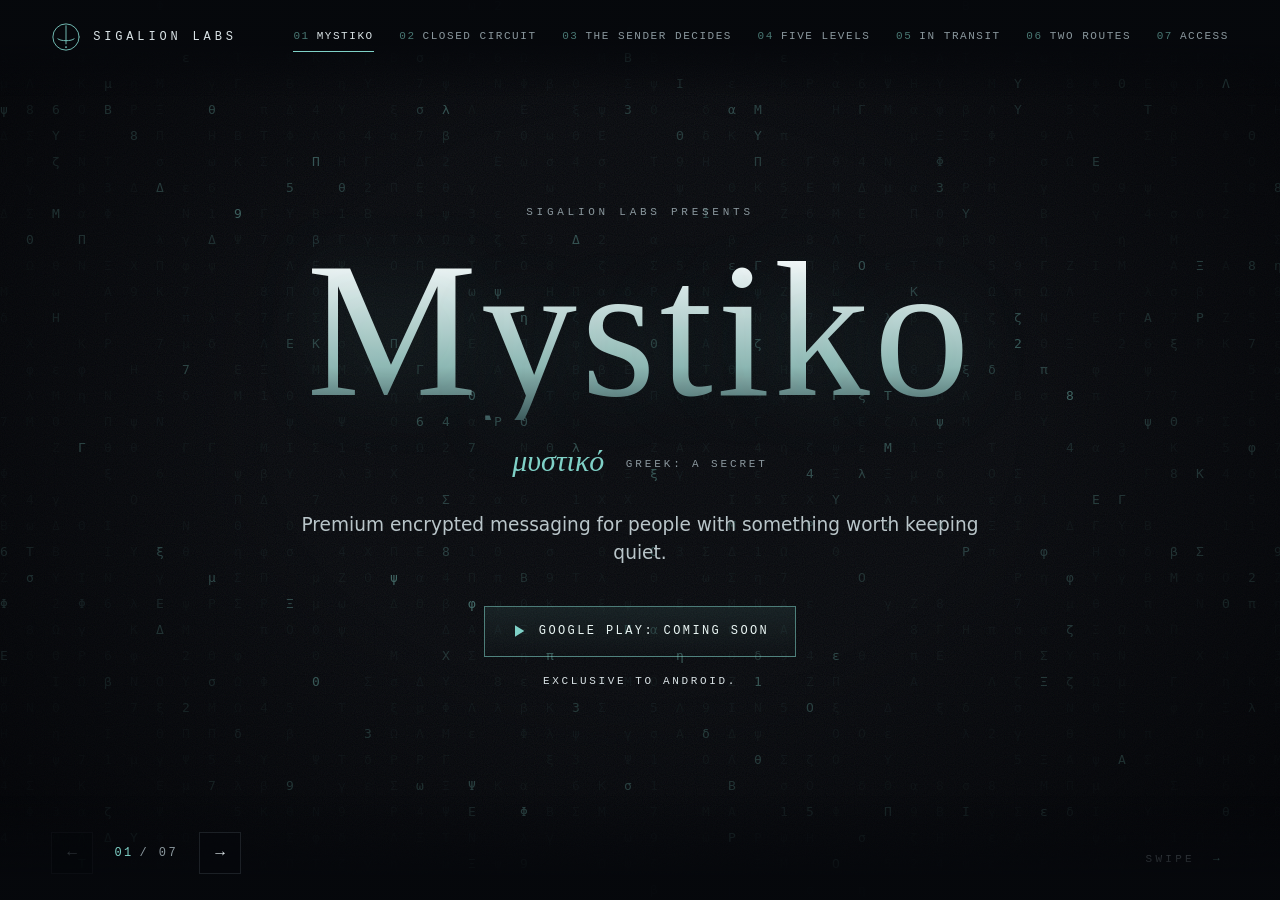
<file: index.html>
<!doctype html>
<html lang="en">
<head>
<meta charset="utf-8">
<meta name="viewport" content="width=device-width, initial-scale=1, viewport-fit=cover">
<title>Mystiko: premium encrypted messaging | Sigalion Labs</title>
<meta name="description" content="Mystiko is a premium encrypted messenger, exclusive to Android, with five encryption levels. The sender decides how long every message lives, and whether it travels through our relay or straight from phone to phone. Coming soon to Google Play.">
<meta name="theme-color" content="#06080c">
<link rel="canonical" href="https://sigalionlabs.com/">
<meta property="og:type" content="website">
<meta property="og:title" content="Mystiko: premium encrypted messaging">
<meta property="og:description" content="Five encryption levels. The sender decides how long every message lives. Exclusive to Android. Coming soon to Google Play.">
<meta property="og:url" content="https://sigalionlabs.com/">
<link rel="icon" href="favicon.svg" type="image/svg+xml">
<link rel="stylesheet" href="styles.css">
</head>
<body>

<canvas id="veil" aria-hidden="true"></canvas>
<div class="grain" aria-hidden="true"></div>
<div class="wipe" aria-hidden="true"></div>

<header class="top">
  <a class="brand" href="#mystiko" data-go="0" aria-label="Sigalion Labs, first screen">
    <svg class="sigil" viewBox="0 0 48 48" aria-hidden="true">
      <circle cx="24" cy="24" r="21"/>
      <path d="M11 27c4 4 22 4 26 0"/>
      <path d="M24 6v29"/>
      <circle class="dot" cx="24" cy="40" r="1.4"/>
    </svg>
    <span>Sigalion Labs</span>
  </a>
  <nav class="index" aria-label="Screens">
    <a href="#mystiko" data-go="0"><i>01</i>Mystiko</a>
    <a href="#circuit" data-go="1"><i>02</i>Closed circuit</a>
    <a href="#sender" data-go="2"><i>03</i>The sender decides</a>
    <a href="#levels" data-go="3"><i>04</i>Five levels</a>
    <a href="#transit" data-go="4"><i>05</i>In transit</a>
    <a href="#routes" data-go="5"><i>06</i>Two routes</a>
    <a href="#access" data-go="6"><i>07</i>Access</a>
  </nav>
</header>

<main id="deck" class="deck">
  <div class="track">

    <section class="panel" id="mystiko" aria-labelledby="h-mystiko">
      <div class="scroll">
        <div class="inner hero">
          <p class="eyebrow reveal" style="--i:0">Sigalion Labs presents</p>
          <h1 id="h-mystiko" class="display reveal" style="--i:1" data-scramble>Mystiko</h1>
          <p class="greek reveal" style="--i:2">μυστικό <span>Greek: a secret</span></p>
          <p class="lede reveal" style="--i:3">Premium encrypted messaging for people with something worth keeping quiet.</p>
          <div class="cta reveal" style="--i:4">
            <a class="button" href="https://play.google.com/store/apps/details?id=app.mystiko" rel="noopener">
              <svg viewBox="0 0 24 24" aria-hidden="true"><path d="M6 3.5 20 12 6 20.5z"/></svg>
              <span>Google Play: coming soon</span>
            </a>
            <p class="platform">Exclusive to Android.</p>
          </div>
        </div>
      </div>
      <button class="hint" data-next type="button">Swipe <span aria-hidden="true">→</span></button>
    </section>

    <section class="panel" id="circuit" aria-labelledby="h-circuit">
      <div class="scroll">
        <div class="inner">
          <p class="eyebrow reveal" style="--i:0"><b>02</b> Closed circuit</p>
          <h2 id="h-circuit" class="title reveal" style="--i:1" data-scramble>Mystiko speaks only to Mystiko</h2>
          <p class="lede reveal" style="--i:2">No phone number. No email address. No contact list. You are a 26-character ID, and you hand it to the people you choose.</p>
          <ul class="grid four">
            <li class="cell reveal" style="--i:3"><h3>Sealed in your hand</h3><p>Every message, photo and file is encrypted on your phone before it leaves, and opened only on the phone it was sent to.</p></li>
            <li class="cell reveal" style="--i:4"><h3>One key, one message</h3><p>Each message is locked with a key that is used once. After your phone opens it, the key is destroyed. The message stays in your chat for as long as its sender allows, but a copy intercepted on the way can never be unlocked.</p></li>
            <li class="cell reveal" style="--i:5"><h3>Sender unknown</h3><p>Your identity travels inside the sealed message. Our server passes it along without learning who wrote it.</p></li>
            <li class="cell reveal" style="--i:6"><h3>Nothing for us to read</h3><p>We hold no key that opens your messages. If we are asked for them, sealed text is all there is.</p></li>
          </ul>
        </div>
      </div>
    </section>

    <section class="panel" id="sender" aria-labelledby="h-sender">
      <div class="scroll">
        <div class="inner">
          <p class="eyebrow reveal" style="--i:0"><b>03</b> The sender decides</p>
          <h2 id="h-sender" class="title reveal" style="--i:1" data-scramble>Your words, your clock</h2>
          <p class="lede reveal" style="--i:2">Destroying the key stops an intercepted copy from being opened. How long the message itself stays on screen is a separate choice, and it belongs to whoever wrote it. The choice holds on both phones.</p>
          <ol class="clock">
            <li class="reveal" style="--i:3"><span class="when">Once</span><h3>Delete after reading</h3><p>It stays closed until the reader taps it, then it is gone when they leave the chat.</p></li>
            <li class="reveal" style="--i:4"><span class="when">5d</span><h3>Five days</h3><p>Removed from both phones five days after you sent it.</p></li>
            <li class="reveal" style="--i:5"><span class="when">30d</span><h3>Thirty days</h3><p>Removed from both phones thirty days after you sent it.</p></li>
            <li class="reveal" style="--i:6"><span class="when">∞</span><h3>No limit</h3><p>Kept until one of you deletes it.</p></li>
          </ol>
          <p class="aside reveal" style="--i:7"><strong>Take it back.</strong> Press and hold a message you sent and it is removed from both phones. Screenshots are blocked inside the app. A screen can still be photographed with another camera, and no app can prevent that.</p>
        </div>
      </div>
    </section>

    <section class="panel" id="levels" aria-labelledby="h-levels">
      <div class="scroll">
        <div class="inner wide">
          <p class="eyebrow reveal" style="--i:0"><b>04</b> Five levels</p>
          <h2 id="h-levels" class="title reveal" style="--i:1" data-scramble>Choose how deep it goes</h2>
          <p class="lede reveal" style="--i:2">Every level keeps a message private today. Going deeper is about tomorrow: how much would have to go wrong before someone holding a recorded copy could ever read it.</p>
          <ul class="why reveal" style="--i:3">
            <li><b>A flaw is found.</b> If one cipher is ever weakened, a message protected by a second, unrelated design stays shut.</li>
            <li><b>Computers change.</b> A quantum computer could one day undo the key exchange most of the internet relies on. Levels 4 and 5 add one built to resist it.</li>
            <li><b>Time passes.</b> Traffic recorded now can be attacked years from now. The longer your words need to stay secret, the deeper you go.</li>
          </ul>
          <p class="lede small reveal" style="--i:3">Your level sets how the messages you send are sealed. Reading is free at every level.</p>
          <div class="billing reveal" style="--i:4" role="group" aria-label="Billing period">
            <button type="button" class="on" data-period="m" aria-pressed="true">Monthly</button>
            <button type="button" data-period="y" aria-pressed="false">Yearly <em>save 20%</em></button>
          </div>
          <ol class="levels">
            <li class="level reveal" style="--i:3; --c:#9aa5b8">
              <span class="rank">α</span><h3>Standard</h3><p class="lvl">Level 1</p>
              <p class="price"><b data-m="$1.99" data-y="$19.10">$1.99</b><span data-m="/ month" data-y="/ year">/ month</span></p>
              <p class="per" data-m="or $19.10 a year" data-y="$1.59 a month, paid once a year">or $19.10 a year</p>
              <p class="spec">X25519<br>AES-128-GCM</p>
              <p class="note">Private against anyone today, with the kind of encryption that protects much of the web.</p>
              <p class="for"><b>For</b> everyday conversations.</p>
            </li>
            <li class="level reveal" style="--i:4; --c:#6fb1ff">
              <span class="rank">β</span><h3>Strong</h3><p class="lvl">Level 2</p>
              <p class="price"><b data-m="$2.99" data-y="$28.70">$2.99</b><span data-m="/ month" data-y="/ year">/ month</span></p>
              <p class="per" data-m="or $28.70 a year" data-y="$2.39 a month, paid once a year">or $28.70 a year</p>
              <p class="spec">X25519<br>AES-256-GCM</p>
              <p class="note">A key twice as long, the size governments require for their most sensitive material.</p>
              <p class="for"><b>For</b> things that matter if they get out.</p>
            </li>
            <li class="level reveal" style="--i:5; --c:#7fd1c7">
              <span class="rank">γ</span><h3>Stream</h3><p class="lvl">Level 3</p>
              <p class="price"><b data-m="$4.99" data-y="$47.90">$4.99</b><span data-m="/ month" data-y="/ year">/ month</span></p>
              <p class="per" data-m="or $47.90 a year" data-y="$3.99 a month, paid once a year">or $47.90 a year</p>
              <p class="spec">X25519<br>ChaCha20-Poly1305</p>
              <p class="note">A different cipher, designed separately from the standard one. A weakness found in one would not carry over to the other.</p>
              <p class="for"><b>For</b> not betting on a single design.</p>
            </li>
            <li class="level reveal" style="--i:6; --c:#c79bff">
              <span class="rank">δ</span><h3>Quantum</h3><p class="lvl">Level 4</p>
              <p class="price"><b data-m="$9.99" data-y="$95.90">$9.99</b><span data-m="/ month" data-y="/ year">/ month</span></p>
              <p class="per" data-m="or $95.90 a year" data-y="$7.99 a month, paid once a year">or $95.90 a year</p>
              <p class="spec">X25519 + ML-KEM-768<br>AES-256-GCM</p>
              <p class="note">Adds a second key exchange built to resist quantum computers. A message recorded today stays shut when those machines arrive.</p>
              <p class="for"><b>For</b> secrets that must last for decades.</p>
            </li>
            <li class="level apex reveal" style="--i:7; --c:#ffc857">
              <span class="rank">ε</span><h3>Maximum</h3><p class="lvl">Level 5</p>
              <p class="price"><b data-m="$19.99" data-y="$191.90">$19.99</b><span data-m="/ month" data-y="/ year">/ month</span></p>
              <p class="per" data-m="or $191.90 a year" data-y="$15.99 a month, paid once a year">or $191.90 a year</p>
              <p class="spec">X25519 + ML-KEM-1024<br>AES-256-GCM over ChaCha20-Poly1305</p>
              <p class="note">The strongest quantum-resistant exchange, and every message locked twice with two unrelated ciphers. Both would have to fail.</p>
              <p class="for"><b>For</b> when nothing less will do.</p>
            </li>
          </ol>
          <p class="fine reveal" style="--i:8">No level is known to be breakable today. Prices are in US dollars, billed through Google Play. A yearly plan costs 20% less than twelve monthly payments.</p>
        </div>
      </div>
    </section>

    <section class="panel" id="transit" aria-labelledby="h-transit">
      <div class="scroll">
        <div class="inner">
          <p class="eyebrow reveal" style="--i:0"><b>05</b> In transit</p>
          <h2 id="h-transit" class="title reveal" style="--i:1" data-scramble>What crosses the wire</h2>
          <div class="wire reveal" style="--i:2" aria-hidden="true">
            <div class="end"><span>Your phone</span><p id="wire-from"></p></div>
            <div class="mid"><span>Our server</span><p id="wire-mid"></p></div>
            <div class="end"><span>Their phone</span><p id="wire-to"></p></div>
          </div>
          <p class="lede reveal" style="--i:3">Between the two phones there is only sealed text. This is an illustration, and the real thing looks much the same to anyone watching.</p>
          <ul class="grid two">
            <li class="cell reveal" style="--i:4"><h3>What our server holds</h3><p>Your public keys, and sealed messages that have not been collected yet. Once a phone collects a message, it is deleted from the server. A message sent on the direct route is never held there at all.</p></li>
            <li class="cell reveal" style="--i:5"><h3>What it never has</h3><p>Your private keys, your contacts' names, your chat history, or the lifespan you chose for a message. Those stay on your phone.</p></li>
          </ul>
        </div>
      </div>
    </section>

    <section class="panel" id="routes" aria-labelledby="h-routes">
      <div class="scroll">
        <div class="inner wide">
          <p class="eyebrow reveal" style="--i:0"><b>06</b> Two routes</p>
          <h2 id="h-routes" class="title reveal" style="--i:1" data-scramble>You pick the road</h2>
          <p class="lede reveal" style="--i:2">Every chat has two ways to deliver a message. You choose one for each chat and can change it whenever you like. Mystiko never changes it for you. The message is sealed the same way on both.</p>
          <ul class="grid two">
            <li class="cell reveal" style="--i:3"><h3>Through the relay</h3><p>Your sealed message waits on our server until the other phone collects it, for up to 30 days. It works at any hour, whether or not they have the app open, and neither of you learns the other's internet address. The cost: a sealed copy sits with us until it is picked up.</p></li>
            <li class="cell reveal" style="--i:4"><h3>Direct</h3><p>Your phone connects to theirs and hands the message over. No copy waits on our server. The cost: you both need Mystiko open at the same moment, the other person can tell you are online, and the two phones can learn each other's internet address.</p></li>
          </ul>
          <ul class="why reveal" style="--i:5">
            <li><b>If they are not there.</b> Nothing is sent, and you are told. Then you choose: send that message through the relay, or hold it on your own phone. A held message leaves by itself, phone to phone, the next time you both have Mystiko open.</li>
            <li><b>If the network is in the way.</b> Some networks, mobile ones especially, will not let two phones connect. A direct link can then pass through a helper on our server. The helper forwards the sealed message as it goes by, cannot read it and keeps nothing. The chat says when a link runs this way, and you can switch the helper off.</li>
            <li><b>What direct does not do.</b> It does not remove our server from the picture. The relay still introduces the two phones, and it still holds your public keys so people can write to you.</li>
          </ul>
          <p class="fine reveal" style="--i:6">The relay is the setting every chat starts with. Your phone answers a direct link only while Mystiko is open, and only for the people you have chosen to link with.</p>
        </div>
      </div>
    </section>

    <section class="panel" id="access" aria-labelledby="h-access">
      <div class="scroll">
        <div class="inner hero">
          <p class="eyebrow reveal" style="--i:0"><b>07</b> Access</p>
          <h2 id="h-access" class="display small reveal" style="--i:1" data-scramble>Say less</h2>
          <p class="lede reveal" style="--i:2">Mystiko is exclusive to Android.</p>
          <div class="cta reveal" style="--i:3">
            <a class="button" href="https://play.google.com/store/apps/details?id=app.mystiko" rel="noopener">
              <svg viewBox="0 0 24 24" aria-hidden="true"><path d="M6 3.5 20 12 6 20.5z"/></svg>
              <span>Google Play: coming soon</span>
            </a>
          </div>
          <footer class="foot reveal" style="--i:4">
            <p class="links"><a href="privacy.html">Privacy</a><a href="terms.html">Terms</a><a href="mailto:support@sigalionlabs.com">support@sigalionlabs.com</a></p>
            <p>This site sets no cookies and loads nothing from anyone else.</p>
            <p>© <span id="year">2026</span> Sigalion Labs, a Roo Management, Inc. company. Google Play is a trademark of Google LLC.</p>
          </footer>
        </div>
      </div>
    </section>

  </div>
</main>

<div class="controls" aria-label="Screen controls">
  <button type="button" data-prev aria-label="Previous screen">←</button>
  <p class="count" aria-live="polite"><b id="now">01</b><span>/ 07</span></p>
  <button type="button" data-next aria-label="Next screen">→</button>
</div>

<script src="app.js" defer></script>
</body>
</html>
</file>
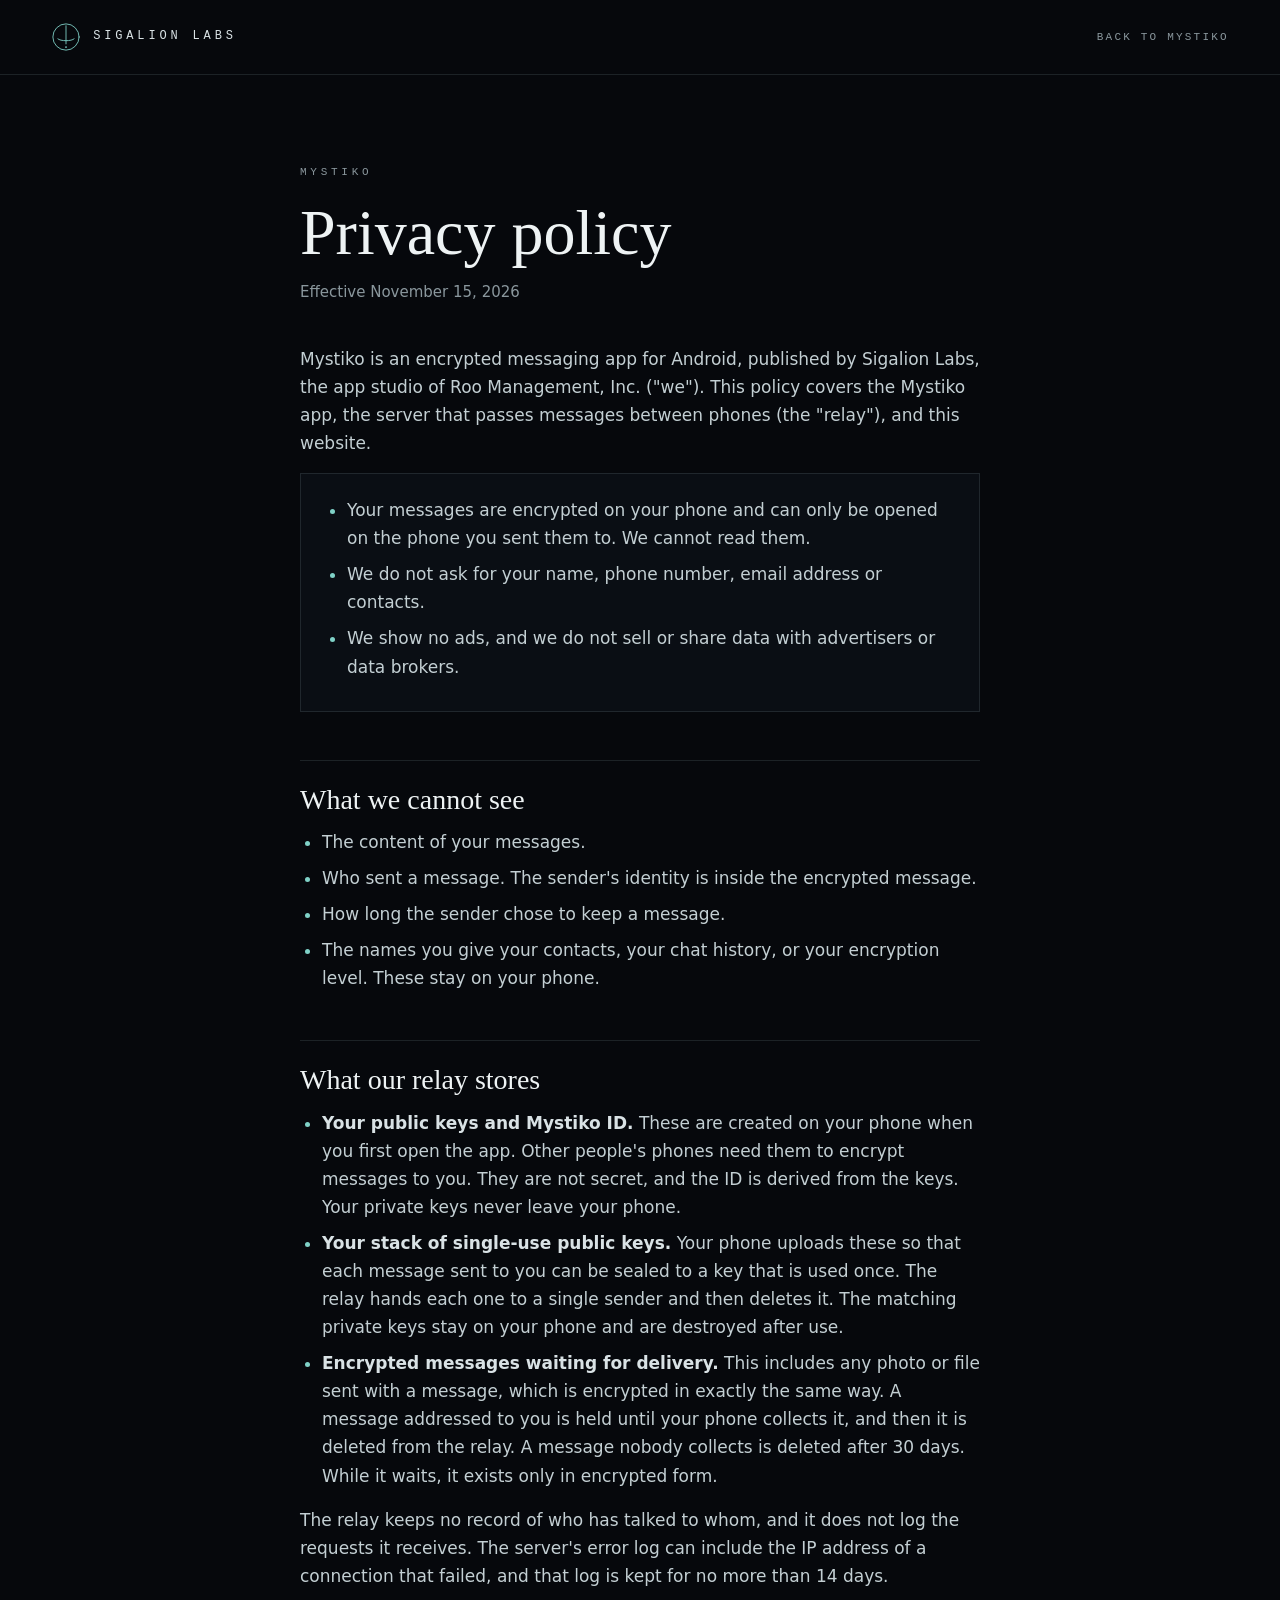
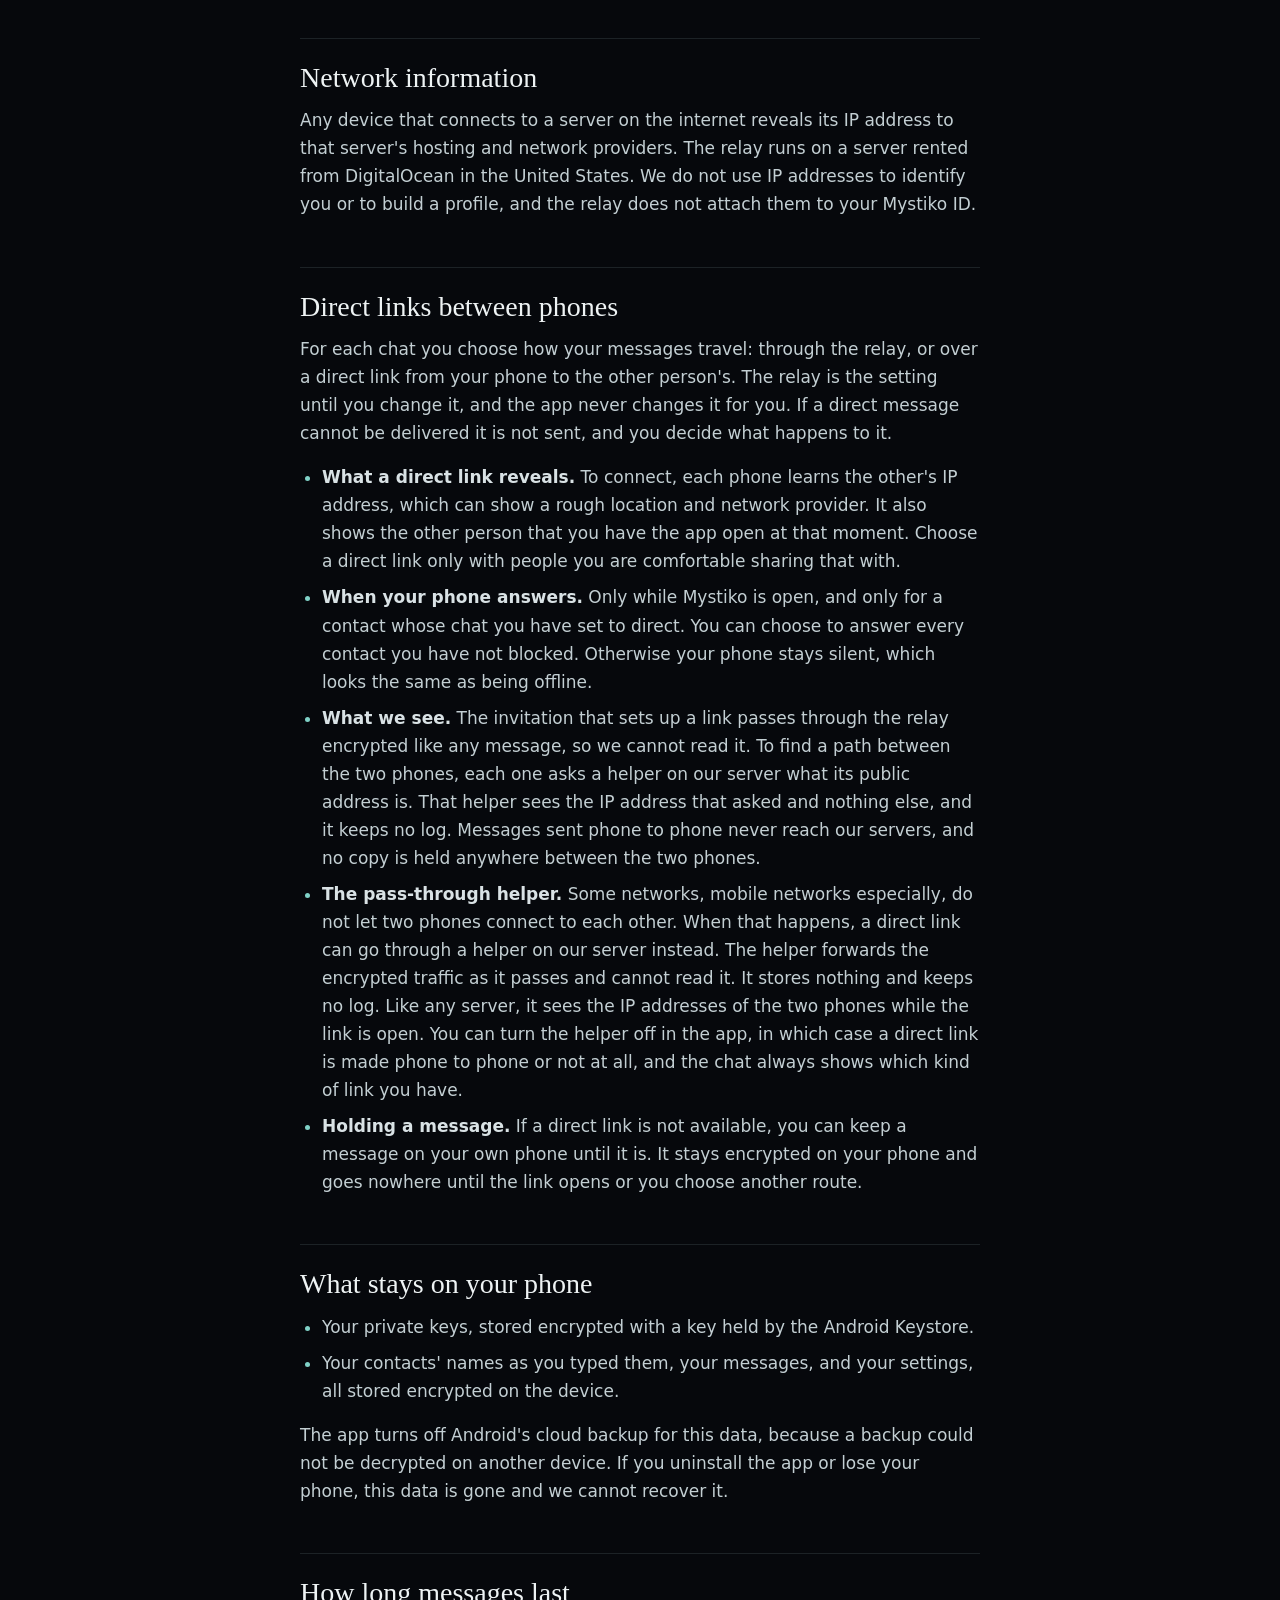
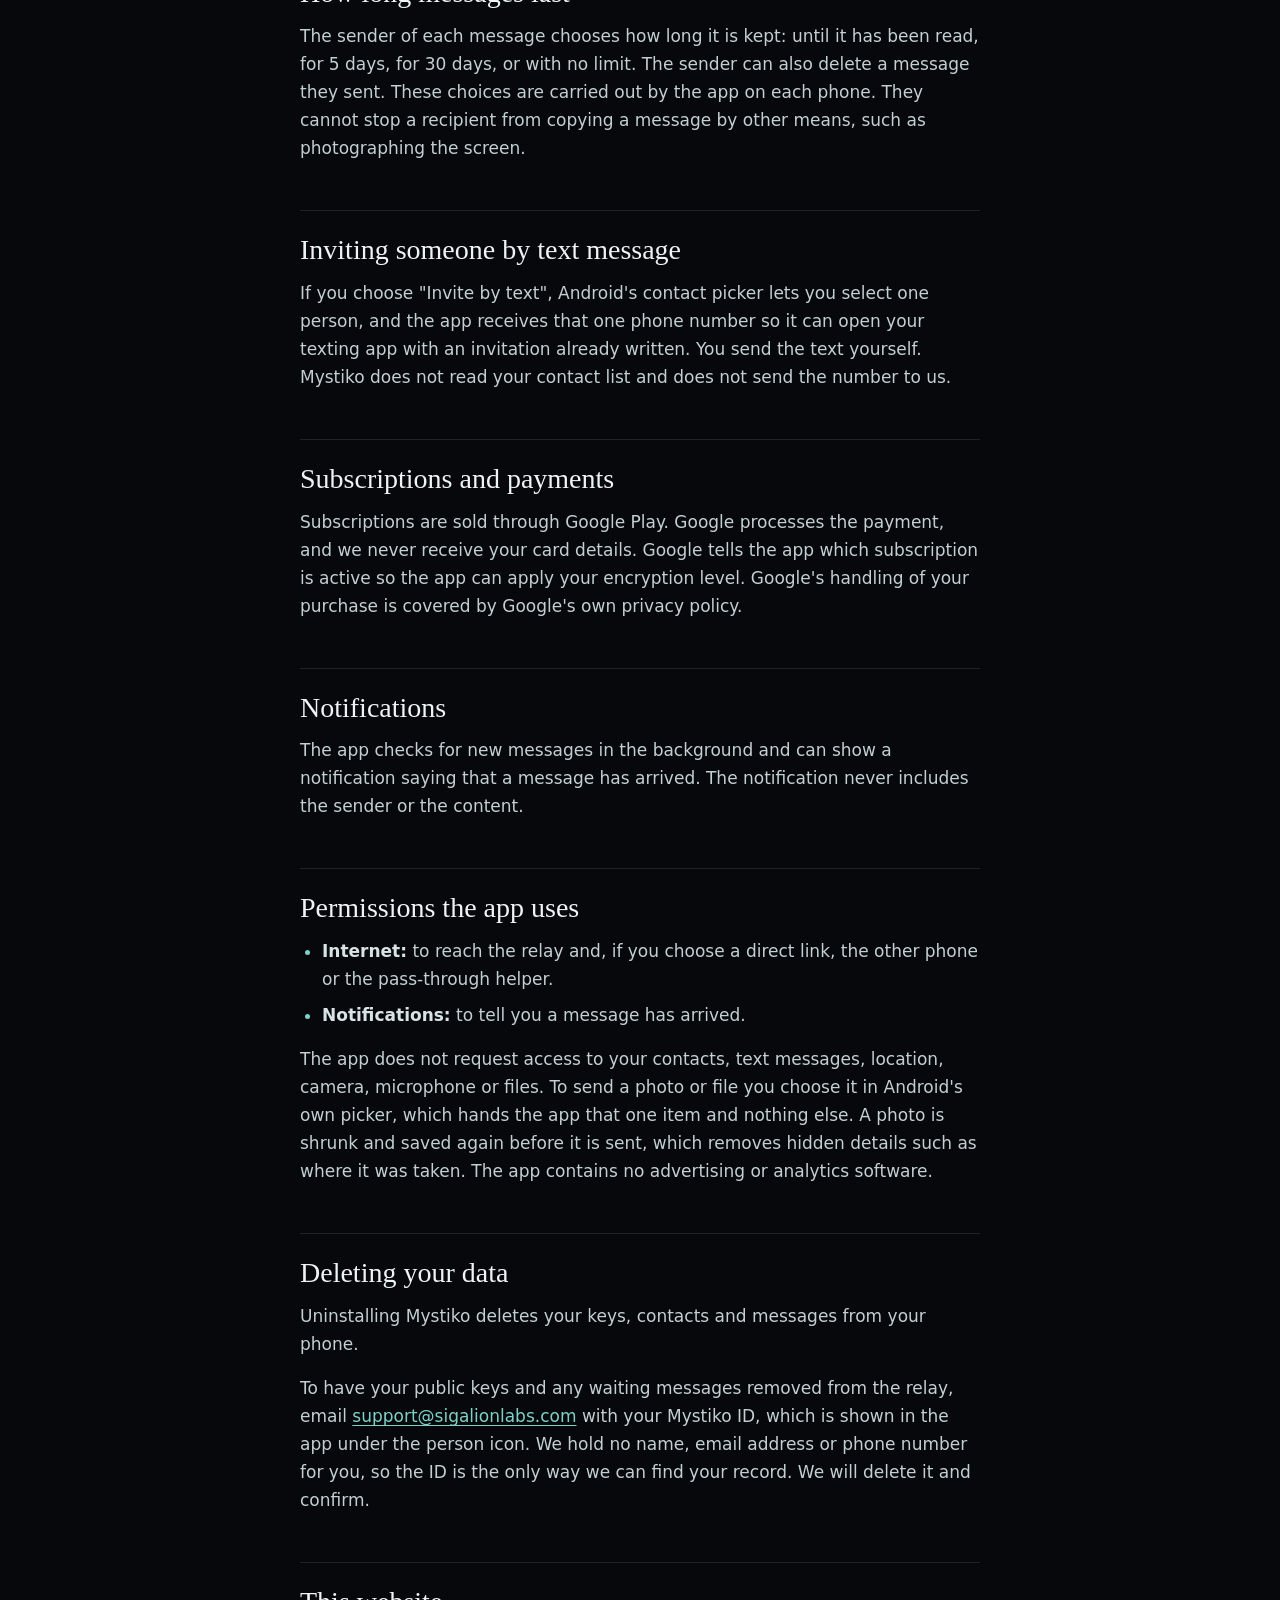
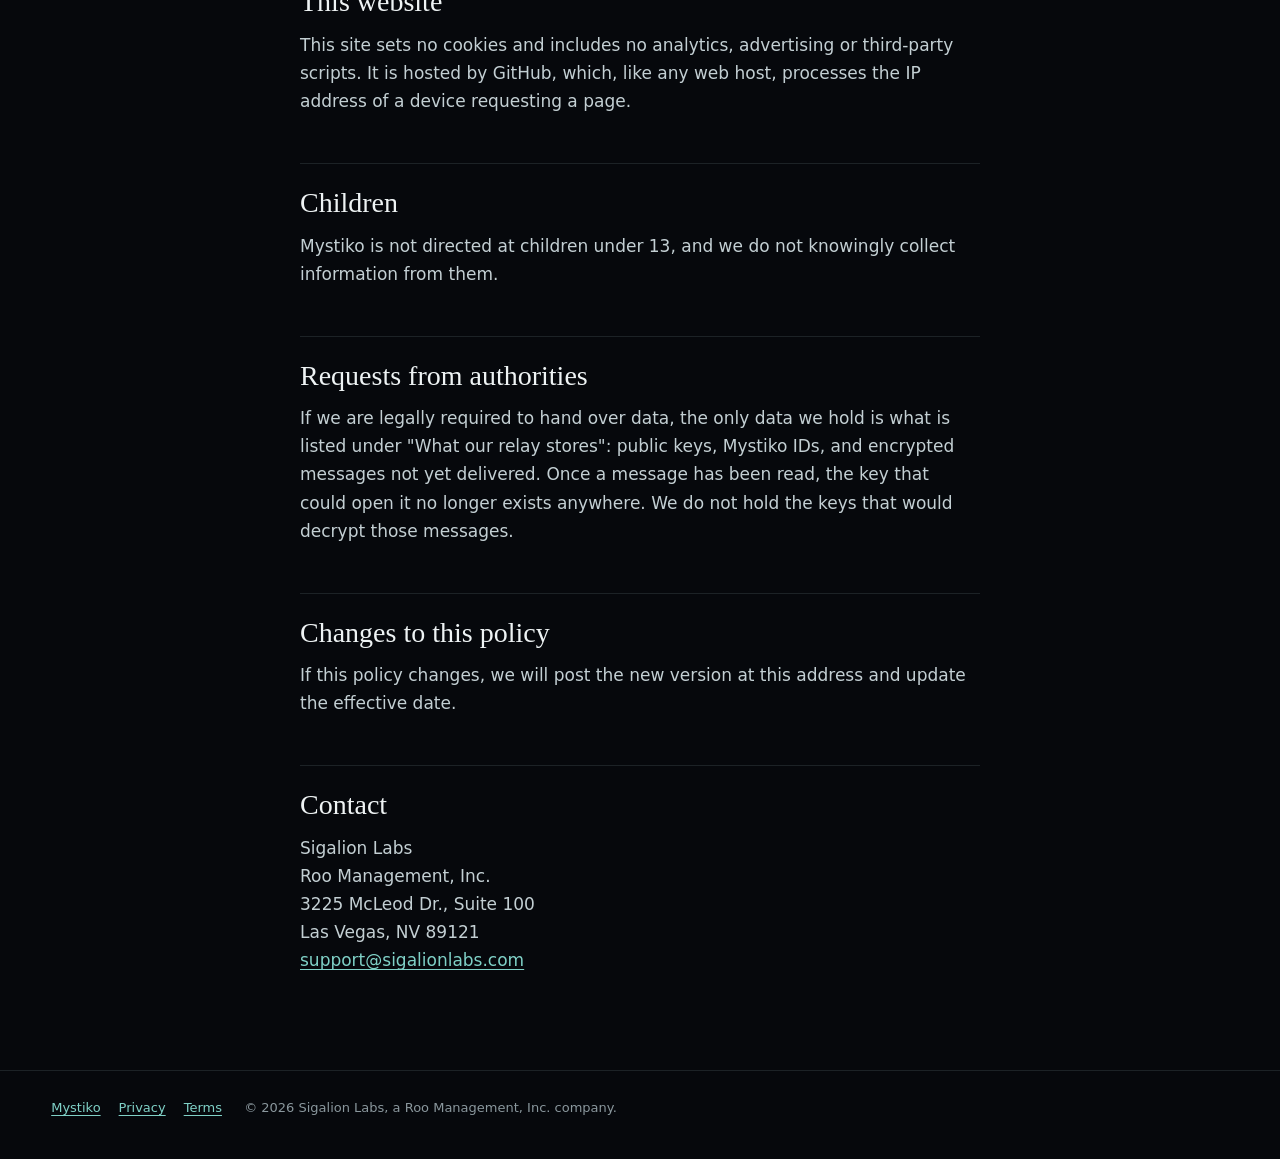
<file: privacy.html>
<!doctype html>
<html lang="en">
<head>
<meta charset="utf-8">
<meta name="viewport" content="width=device-width, initial-scale=1">
<title>Privacy policy | Mystiko by Sigalion Labs</title>
<meta name="description" content="What the Mystiko app and its server handle, and what they never see.">
<meta name="theme-color" content="#06080c">
<link rel="canonical" href="https://sigalionlabs.com/privacy.html">
<link rel="icon" href="favicon.svg" type="image/svg+xml">
<link rel="stylesheet" href="doc.css">
</head>
<body>

<header class="top">
  <a class="brand" href="/">
    <svg viewBox="0 0 48 48" aria-hidden="true"><circle cx="24" cy="24" r="21"/><path d="M11 27c4 4 22 4 26 0"/><path d="M24 6v29"/><circle class="dot" cx="24" cy="40" r="1.4"/></svg>
    <span>Sigalion Labs</span>
  </a>
  <a class="back" href="/">Back to Mystiko</a>
</header>

<main>
  <p class="eyebrow">Mystiko</p>
  <h1>Privacy policy</h1>
  <p class="dated">Effective November 15, 2026</p>

  <p>Mystiko is an encrypted messaging app for Android, published by Sigalion Labs, the app studio of Roo Management, Inc. ("we"). This policy covers the Mystiko app, the server that passes messages between phones (the "relay"), and this website.</p>

  <div class="short">
    <ul>
      <li>Your messages are encrypted on your phone and can only be opened on the phone you sent them to. We cannot read them.</li>
      <li>We do not ask for your name, phone number, email address or contacts.</li>
      <li>We show no ads, and we do not sell or share data with advertisers or data brokers.</li>
    </ul>
  </div>

  <h2>What we cannot see</h2>
  <ul>
    <li>The content of your messages.</li>
    <li>Who sent a message. The sender's identity is inside the encrypted message.</li>
    <li>How long the sender chose to keep a message.</li>
    <li>The names you give your contacts, your chat history, or your encryption level. These stay on your phone.</li>
  </ul>

  <h2>What our relay stores</h2>
  <ul>
    <li><strong>Your public keys and Mystiko ID.</strong> These are created on your phone when you first open the app. Other people's phones need them to encrypt messages to you. They are not secret, and the ID is derived from the keys. Your private keys never leave your phone.</li>
    <li><strong>Your stack of single-use public keys.</strong> Your phone uploads these so that each message sent to you can be sealed to a key that is used once. The relay hands each one to a single sender and then deletes it. The matching private keys stay on your phone and are destroyed after use.</li>
    <li><strong>Encrypted messages waiting for delivery.</strong> This includes any photo or file sent with a message, which is encrypted in exactly the same way. A message addressed to you is held until your phone collects it, and then it is deleted from the relay. A message nobody collects is deleted after 30 days. While it waits, it exists only in encrypted form.</li>
  </ul>
  <p>The relay keeps no record of who has talked to whom, and it does not log the requests it receives. The server's error log can include the IP address of a connection that failed, and that log is kept for no more than 14 days.</p>

  <h2>Network information</h2>
  <p>Any device that connects to a server on the internet reveals its IP address to that server's hosting and network providers. The relay runs on a server rented from DigitalOcean in the United States. We do not use IP addresses to identify you or to build a profile, and the relay does not attach them to your Mystiko ID.</p>

  <h2>Direct links between phones</h2>
  <p>For each chat you choose how your messages travel: through the relay, or over a direct link from your phone to the other person's. The relay is the setting until you change it, and the app never changes it for you. If a direct message cannot be delivered it is not sent, and you decide what happens to it.</p>
  <ul>
    <li><strong>What a direct link reveals.</strong> To connect, each phone learns the other's IP address, which can show a rough location and network provider. It also shows the other person that you have the app open at that moment. Choose a direct link only with people you are comfortable sharing that with.</li>
    <li><strong>When your phone answers.</strong> Only while Mystiko is open, and only for a contact whose chat you have set to direct. You can choose to answer every contact you have not blocked. Otherwise your phone stays silent, which looks the same as being offline.</li>
    <li><strong>What we see.</strong> The invitation that sets up a link passes through the relay encrypted like any message, so we cannot read it. To find a path between the two phones, each one asks a helper on our server what its public address is. That helper sees the IP address that asked and nothing else, and it keeps no log. Messages sent phone to phone never reach our servers, and no copy is held anywhere between the two phones.</li>
    <li><strong>The pass-through helper.</strong> Some networks, mobile networks especially, do not let two phones connect to each other. When that happens, a direct link can go through a helper on our server instead. The helper forwards the encrypted traffic as it passes and cannot read it. It stores nothing and keeps no log. Like any server, it sees the IP addresses of the two phones while the link is open. You can turn the helper off in the app, in which case a direct link is made phone to phone or not at all, and the chat always shows which kind of link you have.</li>
    <li><strong>Holding a message.</strong> If a direct link is not available, you can keep a message on your own phone until it is. It stays encrypted on your phone and goes nowhere until the link opens or you choose another route.</li>
  </ul>

  <h2>What stays on your phone</h2>
  <ul>
    <li>Your private keys, stored encrypted with a key held by the Android Keystore.</li>
    <li>Your contacts' names as you typed them, your messages, and your settings, all stored encrypted on the device.</li>
  </ul>
  <p>The app turns off Android's cloud backup for this data, because a backup could not be decrypted on another device. If you uninstall the app or lose your phone, this data is gone and we cannot recover it.</p>

  <h2>How long messages last</h2>
  <p>The sender of each message chooses how long it is kept: until it has been read, for 5 days, for 30 days, or with no limit. The sender can also delete a message they sent. These choices are carried out by the app on each phone. They cannot stop a recipient from copying a message by other means, such as photographing the screen.</p>

  <h2>Inviting someone by text message</h2>
  <p>If you choose "Invite by text", Android's contact picker lets you select one person, and the app receives that one phone number so it can open your texting app with an invitation already written. You send the text yourself. Mystiko does not read your contact list and does not send the number to us.</p>

  <h2>Subscriptions and payments</h2>
  <p>Subscriptions are sold through Google Play. Google processes the payment, and we never receive your card details. Google tells the app which subscription is active so the app can apply your encryption level. Google's handling of your purchase is covered by Google's own privacy policy.</p>

  <h2>Notifications</h2>
  <p>The app checks for new messages in the background and can show a notification saying that a message has arrived. The notification never includes the sender or the content.</p>

  <h2>Permissions the app uses</h2>
  <ul>
    <li><strong>Internet:</strong> to reach the relay and, if you choose a direct link, the other phone or the pass-through helper.</li>
    <li><strong>Notifications:</strong> to tell you a message has arrived.</li>
  </ul>
  <p>The app does not request access to your contacts, text messages, location, camera, microphone or files. To send a photo or file you choose it in Android's own picker, which hands the app that one item and nothing else. A photo is shrunk and saved again before it is sent, which removes hidden details such as where it was taken. The app contains no advertising or analytics software.</p>

  <h2>Deleting your data</h2>
  <p>Uninstalling Mystiko deletes your keys, contacts and messages from your phone.</p>
  <p>To have your public keys and any waiting messages removed from the relay, email <a href="mailto:support@sigalionlabs.com">support@sigalionlabs.com</a> with your Mystiko ID, which is shown in the app under the person icon. We hold no name, email address or phone number for you, so the ID is the only way we can find your record. We will delete it and confirm.</p>

  <h2>This website</h2>
  <p>This site sets no cookies and includes no analytics, advertising or third-party scripts. It is hosted by GitHub, which, like any web host, processes the IP address of a device requesting a page.</p>

  <h2>Children</h2>
  <p>Mystiko is not directed at children under 13, and we do not knowingly collect information from them.</p>

  <h2>Requests from authorities</h2>
  <p>If we are legally required to hand over data, the only data we hold is what is listed under "What our relay stores": public keys, Mystiko IDs, and encrypted messages not yet delivered. Once a message has been read, the key that could open it no longer exists anywhere. We do not hold the keys that would decrypt those messages.</p>

  <h2>Changes to this policy</h2>
  <p>If this policy changes, we will post the new version at this address and update the effective date.</p>

  <h2>Contact</h2>
  <address>
    Sigalion Labs<br>
    Roo Management, Inc.<br>
    3225 McLeod Dr., Suite 100<br>
    Las Vegas, NV 89121<br>
    <a href="mailto:support@sigalionlabs.com">support@sigalionlabs.com</a>
  </address>
</main>

<footer>
  <a href="/">Mystiko</a><a href="privacy.html">Privacy</a><a href="terms.html">Terms</a>
  <span>© 2026 Sigalion Labs, a Roo Management, Inc. company.</span>
</footer>

</body>
</html>
</file>
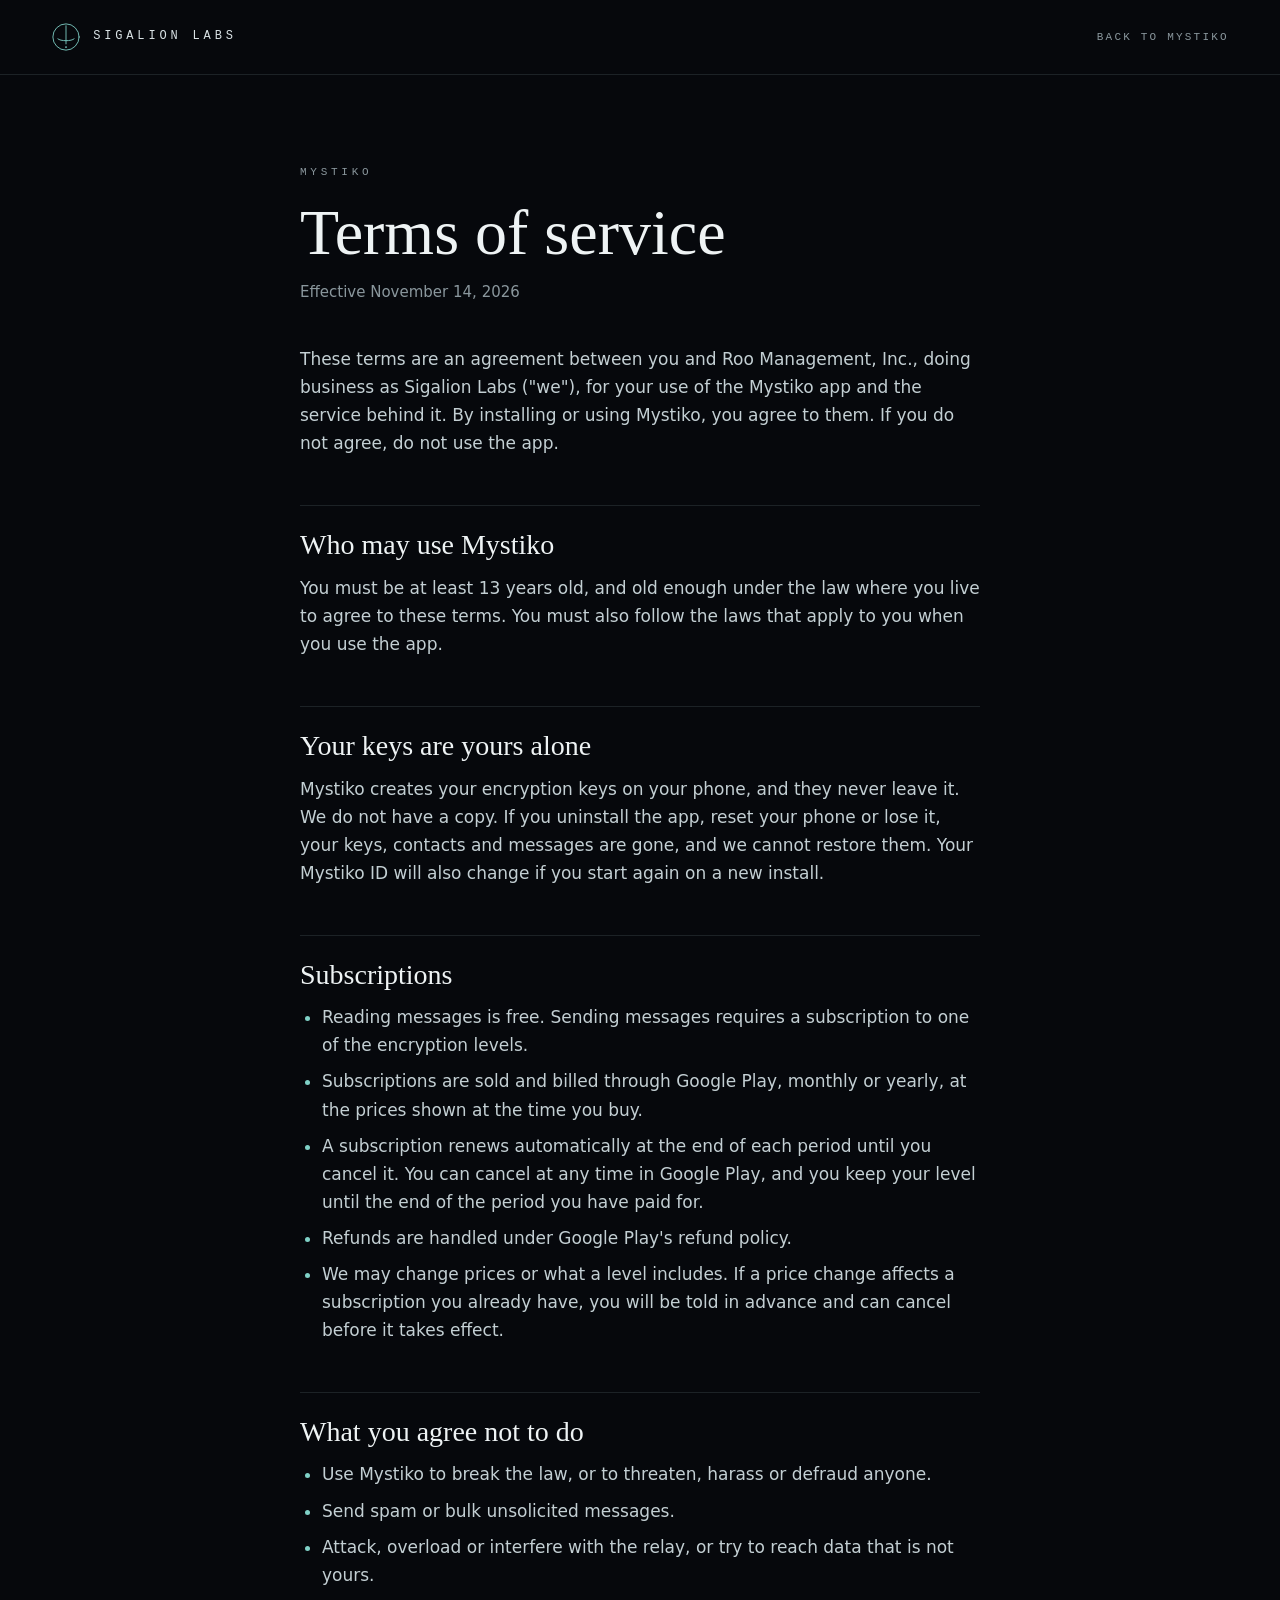
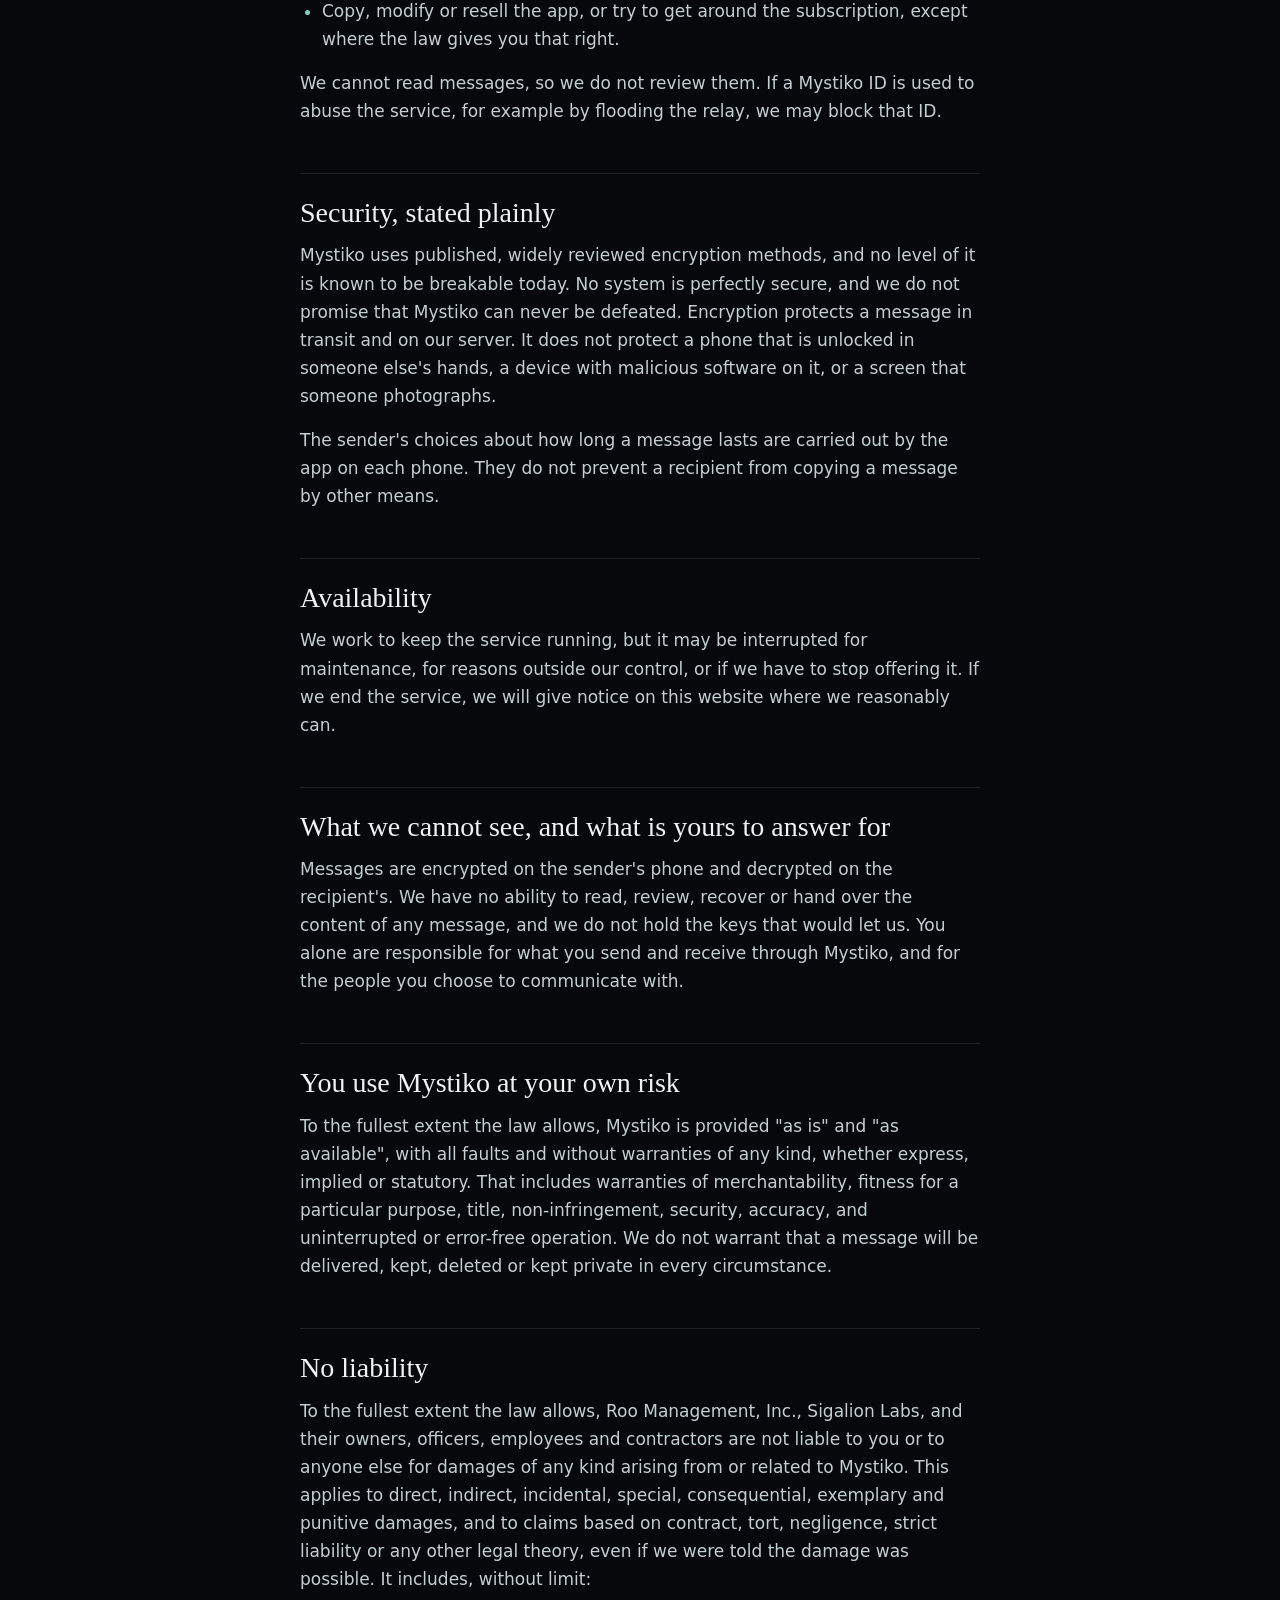
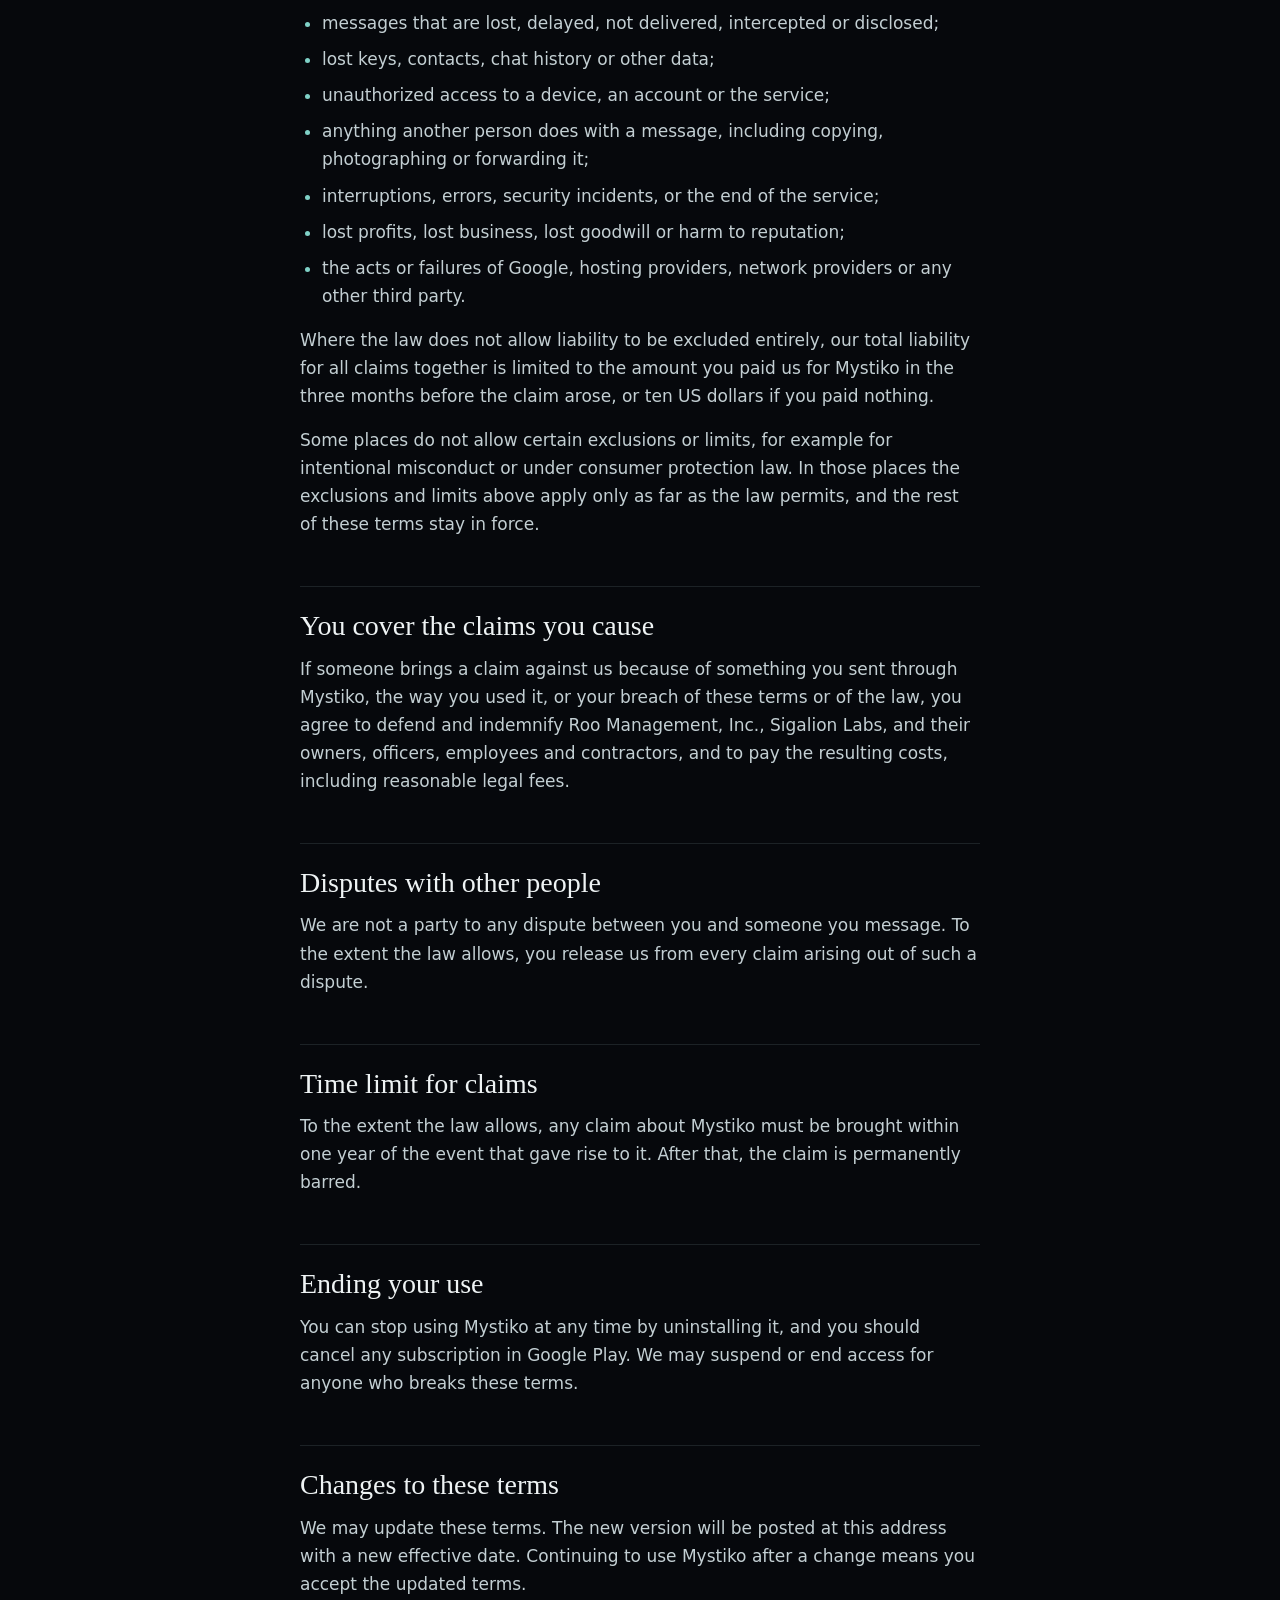
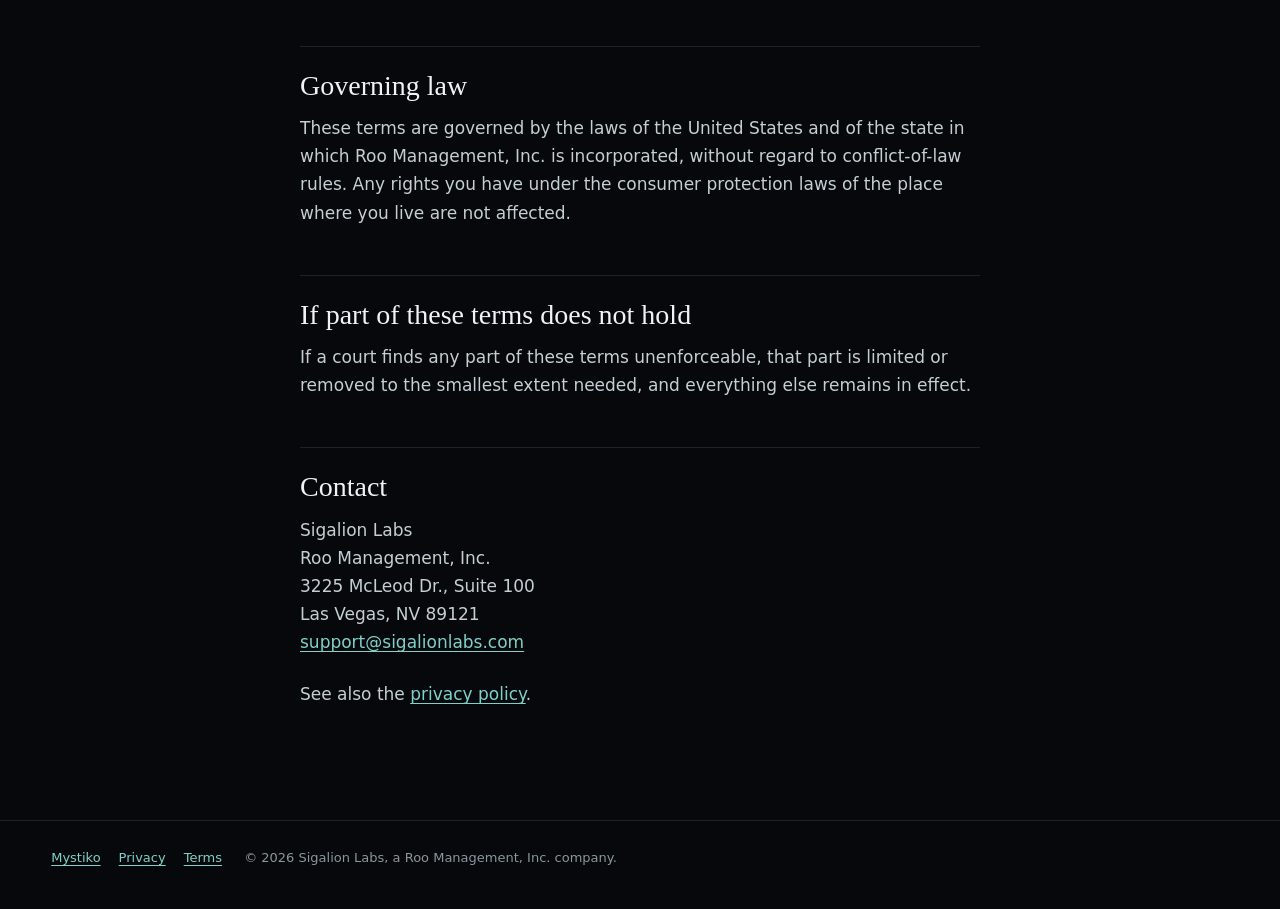
<file: terms.html>
<!doctype html>
<html lang="en">
<head>
<meta charset="utf-8">
<meta name="viewport" content="width=device-width, initial-scale=1">
<title>Terms of service | Mystiko by Sigalion Labs</title>
<meta name="description" content="The terms for using the Mystiko app and its subscriptions.">
<meta name="theme-color" content="#06080c">
<link rel="canonical" href="https://sigalionlabs.com/terms.html">
<link rel="icon" href="favicon.svg" type="image/svg+xml">
<link rel="stylesheet" href="doc.css">
</head>
<body>

<header class="top">
  <a class="brand" href="/">
    <svg viewBox="0 0 48 48" aria-hidden="true"><circle cx="24" cy="24" r="21"/><path d="M11 27c4 4 22 4 26 0"/><path d="M24 6v29"/><circle class="dot" cx="24" cy="40" r="1.4"/></svg>
    <span>Sigalion Labs</span>
  </a>
  <a class="back" href="/">Back to Mystiko</a>
</header>

<main>
  <p class="eyebrow">Mystiko</p>
  <h1>Terms of service</h1>
  <p class="dated">Effective November 14, 2026</p>

  <p>These terms are an agreement between you and Roo Management, Inc., doing business as Sigalion Labs ("we"), for your use of the Mystiko app and the service behind it. By installing or using Mystiko, you agree to them. If you do not agree, do not use the app.</p>

  <h2>Who may use Mystiko</h2>
  <p>You must be at least 13 years old, and old enough under the law where you live to agree to these terms. You must also follow the laws that apply to you when you use the app.</p>

  <h2>Your keys are yours alone</h2>
  <p>Mystiko creates your encryption keys on your phone, and they never leave it. We do not have a copy. If you uninstall the app, reset your phone or lose it, your keys, contacts and messages are gone, and we cannot restore them. Your Mystiko ID will also change if you start again on a new install.</p>

  <h2>Subscriptions</h2>
  <ul>
    <li>Reading messages is free. Sending messages requires a subscription to one of the encryption levels.</li>
    <li>Subscriptions are sold and billed through Google Play, monthly or yearly, at the prices shown at the time you buy.</li>
    <li>A subscription renews automatically at the end of each period until you cancel it. You can cancel at any time in Google Play, and you keep your level until the end of the period you have paid for.</li>
    <li>Refunds are handled under Google Play's refund policy.</li>
    <li>We may change prices or what a level includes. If a price change affects a subscription you already have, you will be told in advance and can cancel before it takes effect.</li>
  </ul>

  <h2>What you agree not to do</h2>
  <ul>
    <li>Use Mystiko to break the law, or to threaten, harass or defraud anyone.</li>
    <li>Send spam or bulk unsolicited messages.</li>
    <li>Attack, overload or interfere with the relay, or try to reach data that is not yours.</li>
    <li>Copy, modify or resell the app, or try to get around the subscription, except where the law gives you that right.</li>
  </ul>
  <p>We cannot read messages, so we do not review them. If a Mystiko ID is used to abuse the service, for example by flooding the relay, we may block that ID.</p>

  <h2>Security, stated plainly</h2>
  <p>Mystiko uses published, widely reviewed encryption methods, and no level of it is known to be breakable today. No system is perfectly secure, and we do not promise that Mystiko can never be defeated. Encryption protects a message in transit and on our server. It does not protect a phone that is unlocked in someone else's hands, a device with malicious software on it, or a screen that someone photographs.</p>
  <p>The sender's choices about how long a message lasts are carried out by the app on each phone. They do not prevent a recipient from copying a message by other means.</p>

  <h2>Availability</h2>
  <p>We work to keep the service running, but it may be interrupted for maintenance, for reasons outside our control, or if we have to stop offering it. If we end the service, we will give notice on this website where we reasonably can.</p>

  <h2>What we cannot see, and what is yours to answer for</h2>
  <p>Messages are encrypted on the sender's phone and decrypted on the recipient's. We have no ability to read, review, recover or hand over the content of any message, and we do not hold the keys that would let us. You alone are responsible for what you send and receive through Mystiko, and for the people you choose to communicate with.</p>

  <h2>You use Mystiko at your own risk</h2>
  <p>To the fullest extent the law allows, Mystiko is provided "as is" and "as available", with all faults and without warranties of any kind, whether express, implied or statutory. That includes warranties of merchantability, fitness for a particular purpose, title, non-infringement, security, accuracy, and uninterrupted or error-free operation. We do not warrant that a message will be delivered, kept, deleted or kept private in every circumstance.</p>

  <h2>No liability</h2>
  <p>To the fullest extent the law allows, Roo Management, Inc., Sigalion Labs, and their owners, officers, employees and contractors are not liable to you or to anyone else for damages of any kind arising from or related to Mystiko. This applies to direct, indirect, incidental, special, consequential, exemplary and punitive damages, and to claims based on contract, tort, negligence, strict liability or any other legal theory, even if we were told the damage was possible. It includes, without limit:</p>
  <ul>
    <li>messages that are lost, delayed, not delivered, intercepted or disclosed;</li>
    <li>lost keys, contacts, chat history or other data;</li>
    <li>unauthorized access to a device, an account or the service;</li>
    <li>anything another person does with a message, including copying, photographing or forwarding it;</li>
    <li>interruptions, errors, security incidents, or the end of the service;</li>
    <li>lost profits, lost business, lost goodwill or harm to reputation;</li>
    <li>the acts or failures of Google, hosting providers, network providers or any other third party.</li>
  </ul>
  <p>Where the law does not allow liability to be excluded entirely, our total liability for all claims together is limited to the amount you paid us for Mystiko in the three months before the claim arose, or ten US dollars if you paid nothing.</p>
  <p>Some places do not allow certain exclusions or limits, for example for intentional misconduct or under consumer protection law. In those places the exclusions and limits above apply only as far as the law permits, and the rest of these terms stay in force.</p>

  <h2>You cover the claims you cause</h2>
  <p>If someone brings a claim against us because of something you sent through Mystiko, the way you used it, or your breach of these terms or of the law, you agree to defend and indemnify Roo Management, Inc., Sigalion Labs, and their owners, officers, employees and contractors, and to pay the resulting costs, including reasonable legal fees.</p>

  <h2>Disputes with other people</h2>
  <p>We are not a party to any dispute between you and someone you message. To the extent the law allows, you release us from every claim arising out of such a dispute.</p>

  <h2>Time limit for claims</h2>
  <p>To the extent the law allows, any claim about Mystiko must be brought within one year of the event that gave rise to it. After that, the claim is permanently barred.</p>
  <h2>Ending your use</h2>
  <p>You can stop using Mystiko at any time by uninstalling it, and you should cancel any subscription in Google Play. We may suspend or end access for anyone who breaks these terms.</p>

  <h2>Changes to these terms</h2>
  <p>We may update these terms. The new version will be posted at this address with a new effective date. Continuing to use Mystiko after a change means you accept the updated terms.</p>

  <h2>Governing law</h2>
  <p>These terms are governed by the laws of the United States and of the state in which Roo Management, Inc. is incorporated, without regard to conflict-of-law rules. Any rights you have under the consumer protection laws of the place where you live are not affected.</p>

  <h2>If part of these terms does not hold</h2>
  <p>If a court finds any part of these terms unenforceable, that part is limited or removed to the smallest extent needed, and everything else remains in effect.</p>

  <h2>Contact</h2>
  <address>
    Sigalion Labs<br>
    Roo Management, Inc.<br>
    3225 McLeod Dr., Suite 100<br>
    Las Vegas, NV 89121<br>
    <a href="mailto:support@sigalionlabs.com">support@sigalionlabs.com</a>
  </address>
  <p style="margin-top:24px">See also the <a href="privacy.html">privacy policy</a>.</p>
</main>

<footer>
  <a href="/">Mystiko</a><a href="privacy.html">Privacy</a><a href="terms.html">Terms</a>
  <span>© 2026 Sigalion Labs, a Roo Management, Inc. company.</span>
</footer>

</body>
</html>
</file>
<file: styles.css>
/* Sigalion Labs. No frameworks, no external fonts, no third-party requests. */

:root {
  --ink: #06080c;
  --ink-2: #0c1017;
  --line: rgba(160, 190, 200, 0.14);
  --text: #d9e2e5;
  --dim: #8a979d;
  --teal: #7fd1c7;
  --gold: #ffc857;
  --serif: "Iowan Old Style", "Palatino Linotype", Palatino, "Book Antiqua", Georgia, serif;
  --mono: ui-monospace, "Cascadia Mono", "SF Mono", Menlo, Consolas, "Liberation Mono", monospace;
  --sans: system-ui, -apple-system, "Segoe UI", Roboto, "Helvetica Neue", Arial, sans-serif;
  --ease: cubic-bezier(0.77, 0, 0.18, 1);
  --slide: 950ms;
}

* { box-sizing: border-box; }

html, body { height: 100%; }

body {
  margin: 0;
  background: var(--ink);
  color: var(--text);
  font-family: var(--sans);
  font-size: 16px;
  line-height: 1.55;
  -webkit-font-smoothing: antialiased;
  text-rendering: optimizeLegibility;
}

a { color: inherit; }

h1, h2, h3, p, ul, ol { margin: 0; padding: 0; }
ul, ol { list-style: none; }

/* ---------- atmosphere ---------- */

#veil {
  position: fixed;
  inset: 0;
  width: 100%;
  height: 100%;
  z-index: 0;
  pointer-events: none;
}

.grain {
  position: fixed;
  inset: 0;
  z-index: 1;
  pointer-events: none;
  opacity: 0.08;
  background-image: url("data:image/svg+xml,%3Csvg xmlns='http://www.w3.org/2000/svg' width='160' height='160'%3E%3Cfilter id='n'%3E%3CfeTurbulence type='fractalNoise' baseFrequency='.9' numOctaves='2' stitchTiles='stitch'/%3E%3C/filter%3E%3Crect width='100%25' height='100%25' filter='url(%23n)'/%3E%3C/svg%3E");
  mix-blend-mode: screen;
}

body::after {
  content: "";
  position: fixed;
  inset: 0;
  z-index: 1;
  pointer-events: none;
  background: radial-gradient(ellipse at 50% 45%, transparent 0%, transparent 42%, rgba(3, 4, 7, 0.86) 100%);
}

/* The bar of light that crosses the screen while panels change. */
.wipe {
  position: fixed;
  top: 0;
  bottom: 0;
  left: 0;
  width: 1px;
  z-index: 6;
  pointer-events: none;
  opacity: 0;
  background: linear-gradient(to bottom, transparent, var(--teal) 30%, #fff 50%, var(--teal) 70%, transparent);
  box-shadow: 0 0 28px 6px rgba(127, 209, 199, 0.35);
}
.wipe.run { animation: wipe var(--slide) var(--ease); }
.wipe.run.back { animation-name: wipe-back; }
@keyframes wipe {
  0% { transform: translateX(100vw); opacity: 0; }
  12% { opacity: 1; }
  88% { opacity: 1; }
  100% { transform: translateX(0); opacity: 0; }
}
@keyframes wipe-back {
  0% { transform: translateX(0); opacity: 0; }
  12% { opacity: 1; }
  88% { opacity: 1; }
  100% { transform: translateX(100vw); opacity: 0; }
}

/* ---------- header ---------- */

.top {
  position: fixed;
  top: 0;
  left: 0;
  right: 0;
  z-index: 8;
  display: flex;
  align-items: center;
  justify-content: space-between;
  gap: 24px;
  padding: 22px clamp(20px, 4vw, 56px);
}

.brand {
  display: inline-flex;
  align-items: center;
  gap: 12px;
  text-decoration: none;
  font-family: var(--mono);
  font-size: 12px;
  letter-spacing: 0.32em;
  text-transform: uppercase;
  color: var(--text);
  white-space: nowrap;
}

.sigil {
  width: 30px;
  height: 30px;
  fill: none;
  stroke: var(--teal);
  stroke-width: 1.4;
  stroke-linecap: round;
}
.sigil .dot { fill: var(--teal); stroke: none; }
.sigil circle:first-child, .sigil path {
  stroke-dasharray: 140;
  stroke-dashoffset: 140;
  animation: draw 2.4s var(--ease) 0.3s forwards;
}
@keyframes draw { to { stroke-dashoffset: 0; } }

.index {
  display: flex;
  gap: clamp(14px, 2vw, 30px);
  font-family: var(--mono);
  font-size: 11px;
  letter-spacing: 0.14em;
  text-transform: uppercase;
}
.index a {
  position: relative;
  padding: 6px 0;
  color: var(--dim);
  text-decoration: none;
  transition: color 0.3s;
  white-space: nowrap;
}
.index a i {
  font-style: normal;
  margin-right: 7px;
  color: rgba(127, 209, 199, 0.55);
}
.index a::after {
  content: "";
  position: absolute;
  left: 0;
  right: 0;
  bottom: 0;
  height: 1px;
  background: var(--teal);
  transform: scaleX(0);
  transform-origin: left;
  transition: transform 0.5s var(--ease);
}
.index a:hover, .index a:focus-visible, .index a.on { color: var(--text); }
.index a.on::after { transform: scaleX(1); }

/* ---------- deck ---------- */

.deck { position: relative; z-index: 2; }

.panel {
  position: relative;
  min-height: 100vh;
  min-height: 100svh;
  display: flex;
}

.scroll {
  flex: 1;
  min-width: 0;
  display: flex;
  align-items: center;
  justify-content: center;
  padding: 104px clamp(20px, 5vw, 72px) 110px;
}

.inner { width: min(1040px, 100%); min-width: 0; }
.inner.wide { width: min(1320px, 100%); }
.inner.wide .title { max-width: none; }
.inner.hero { text-align: center; }

/* With scripting on, the panels sit side by side and the track slides. */
.js body, body.js { overflow: hidden; }
body.js .deck { position: fixed; inset: 0; overflow: hidden; }
body.js .track {
  display: flex;
  height: 100%;
  will-change: transform;
  transition: transform var(--slide) var(--ease);
}
body.js .panel { flex: 0 0 100vw; width: 100vw; height: 100%; min-height: 0; overflow: hidden; }
body.js .scroll {
  overflow-y: auto;
  overscroll-behavior: contain;
  scrollbar-width: thin;
  scrollbar-color: rgba(127, 209, 199, 0.25) transparent;
}
/* Centre short panels, but let tall ones scroll from the top. */
body.js .scroll { align-items: flex-start; }
body.js .inner { margin-block: auto; }

/* ---------- reveal ---------- */

body.js .reveal {
  opacity: 0;
  transform: translate3d(0, 22px, 0);
  filter: blur(6px);
  transition: opacity 0.9s ease, transform 1.1s var(--ease), filter 0.9s ease;
  transition-delay: 0s;
}
body.js .panel.is-active .reveal {
  opacity: 1;
  transform: none;
  filter: none;
  transition-delay: calc(260ms + var(--i, 0) * 95ms);
}

/* ---------- type ---------- */

.eyebrow {
  font-family: var(--mono);
  font-size: 11px;
  letter-spacing: 0.34em;
  text-transform: uppercase;
  color: var(--dim);
  margin-bottom: 22px;
}
.eyebrow b { color: var(--teal); font-weight: 400; margin-right: 12px; }

.display {
  font-family: var(--serif);
  font-weight: 400;
  font-size: clamp(64px, 15vw, 212px);
  line-height: 0.92;
  letter-spacing: 0.02em;
  background: linear-gradient(180deg, #f3f7f8 10%, #8fb7b3 70%, #3d5a5c 100%);
  -webkit-background-clip: text;
  background-clip: text;
  color: transparent;
  text-shadow: 0 0 80px rgba(127, 209, 199, 0.16);
  overflow-wrap: anywhere;
}
.display.small { font-size: clamp(56px, 11vw, 150px); }

.title {
  font-family: var(--serif);
  font-weight: 400;
  font-size: clamp(34px, 5.2vw, 72px);
  line-height: 1.04;
  letter-spacing: 0.005em;
  color: #eef3f4;
  margin-bottom: 20px;
  max-width: 18ch;
}

.greek {
  margin-top: 18px;
  font-family: var(--serif);
  font-size: clamp(20px, 2.4vw, 30px);
  font-style: italic;
  color: var(--teal);
}
.greek span {
  display: inline-block;
  margin-left: 14px;
  font-family: var(--mono);
  font-style: normal;
  font-size: 11px;
  letter-spacing: 0.26em;
  text-transform: uppercase;
  color: var(--dim);
  vertical-align: middle;
}

.lede {
  font-size: clamp(16px, 1.45vw, 20px);
  color: #b9c5c9;
  max-width: 58ch;
}
.hero .lede { margin: 26px auto 0; }

.aside, .fine {
  margin-top: 30px;
  font-size: 14px;
  color: var(--dim);
  max-width: 78ch;
}
.aside strong { color: var(--text); font-weight: 600; }

/* ---------- buttons ---------- */

.cta {
  margin-top: 38px;
  display: flex;
  flex-wrap: wrap;
  gap: 16px;
  align-items: center;
  justify-content: center;
}

.button {
  position: relative;
  display: inline-flex;
  align-items: center;
  gap: 12px;
  padding: 15px 26px;
  border: 1px solid rgba(127, 209, 199, 0.55);
  color: #eaf6f4;
  text-decoration: none;
  font-family: var(--mono);
  font-size: 12px;
  letter-spacing: 0.2em;
  text-transform: uppercase;
  background: linear-gradient(180deg, rgba(127, 209, 199, 0.1), rgba(127, 209, 199, 0.02));
  overflow: hidden;
  transition: border-color 0.3s, box-shadow 0.4s, color 0.3s;
}
.button svg { width: 16px; height: 16px; fill: var(--teal); flex: none; }
.button::before {
  content: "";
  position: absolute;
  top: 0;
  bottom: 0;
  left: -40%;
  width: 34%;
  background: linear-gradient(90deg, transparent, rgba(255, 255, 255, 0.22), transparent);
  transform: skewX(-18deg);
  transition: left 0.8s var(--ease);
}
.button:hover::before, .button:focus-visible::before { left: 120%; }
.button:hover, .button:focus-visible {
  border-color: var(--teal);
  box-shadow: 0 0 34px rgba(127, 209, 199, 0.22), inset 0 0 18px rgba(127, 209, 199, 0.08);
  outline: none;
}
.button.ghost {
  border-color: var(--line);
  color: var(--dim);
  background: none;
  cursor: default;
}
.button.ghost svg { fill: var(--dim); }
.button.ghost::before { display: none; }

.platform {
  flex-basis: 100%;
  font-family: var(--mono);
  font-size: 11px;
  letter-spacing: 0.24em;
  text-transform: uppercase;
  color: var(--text);
}
.platform span { color: var(--dim); }

.hint {
  position: absolute;
  right: clamp(20px, 4vw, 56px);
  bottom: 34px;
  z-index: 3;
  display: none;
  border: 0;
  background: none;
  color: var(--dim);
  font-family: var(--mono);
  font-size: 11px;
  letter-spacing: 0.3em;
  text-transform: uppercase;
  cursor: pointer;
}
.hint span { display: inline-block; margin-left: 8px; color: var(--teal); animation: nudge 1.800s ease-in-out infinite; }
@keyframes nudge { 50% { transform: translateX(8px); } }
body.js .hint { display: block; }

/* ---------- grids ---------- */

.grid {
  display: grid;
  gap: 1px;
  margin-top: 40px;
  background: var(--line);
  border: 1px solid var(--line);
}
.grid.four { grid-template-columns: repeat(4, 1fr); }
.grid.two { grid-template-columns: repeat(2, 1fr); }

.cell {
  padding: 26px 24px 30px;
  background: rgba(8, 11, 16, 0.82);
  transition: background 0.4s;
}
.cell:hover { background: rgba(16, 24, 30, 0.9); }
.cell h3, .clock h3, .level h3 {
  font-family: var(--serif);
  font-weight: 400;
  font-size: 22px;
  line-height: 1.2;
  color: #eef3f4;
  margin-bottom: 10px;
}
.cell p, .clock p { font-size: 14.5px; color: #a4b1b6; }

/* ---------- the sender's clock ---------- */

.clock {
  display: grid;
  grid-template-columns: repeat(4, 1fr);
  gap: 22px;
  margin-top: 40px;
}
.clock li { padding-top: 22px; border-top: 1px solid var(--line); position: relative; }
.clock li::before {
  content: "";
  position: absolute;
  top: -1px;
  left: 0;
  width: 44px;
  height: 1px;
  background: var(--teal);
}
.when {
  display: block;
  font-family: var(--serif);
  font-size: clamp(40px, 4.4vw, 62px);
  line-height: 1;
  color: var(--teal);
  margin-bottom: 14px;
}

/* ---------- levels ---------- */

.levels {
  display: grid;
  grid-template-columns: repeat(5, 1fr);
  gap: 14px;
  margin-top: 38px;
  align-items: stretch;
}

.level {
  position: relative;
  display: flex;
  flex-direction: column;
  padding: 24px 20px 24px;
  border: 1px solid var(--line);
  background: linear-gradient(180deg, rgba(12, 16, 23, 0.9), rgba(6, 8, 12, 0.94));
  overflow: hidden;
  transition: border-color 0.4s, transform 0.5s var(--ease), box-shadow 0.5s;
}
.level::before {
  content: "";
  position: absolute;
  top: 0;
  left: 0;
  right: 0;
  height: 2px;
  background: var(--c);
  box-shadow: 0 0 22px 1px var(--c);
  opacity: 0.85;
}
.level::after {
  content: "";
  position: absolute;
  inset: 0;
  background: radial-gradient(circle at 50% 0%, var(--c), transparent 62%);
  opacity: 0.07;
  transition: opacity 0.5s;
  pointer-events: none;
}
.level:hover { border-color: var(--c); transform: translateY(-8px); box-shadow: 0 24px 60px -30px var(--c); }
.level:hover::after { opacity: 0.18; }

.rank {
  font-family: var(--serif);
  font-style: italic;
  font-size: 44px;
  line-height: 1;
  color: var(--c);
  margin-bottom: 16px;
}
.level h3 { margin-bottom: 2px; }
.lvl {
  font-family: var(--mono);
  font-size: 10.5px;
  letter-spacing: 0.26em;
  text-transform: uppercase;
  color: var(--dim);
}
.price { margin: 20px 0 6px; display: flex; align-items: baseline; gap: 8px; flex-wrap: wrap; }
.per { margin-bottom: 18px; font-family: var(--mono); font-size: 10.5px; letter-spacing: 0.12em; text-transform: uppercase; color: var(--dim); min-height: 1.6em; }
.price b { font-family: var(--serif); font-weight: 400; font-size: 38px; line-height: 1; color: #f4f7f8; }
.price span { font-family: var(--mono); font-size: 10.5px; letter-spacing: 0.16em; text-transform: uppercase; color: var(--dim); }
.spec {
  font-family: var(--mono);
  font-size: 11.5px;
  line-height: 1.7;
  color: var(--c);
  padding: 12px 0;
  border-top: 1px solid var(--line);
  border-bottom: 1px solid var(--line);
  overflow-wrap: anywhere;
}
.note { margin-top: 14px; font-size: 13.5px; color: #a4b1b6; }
.level.apex { border-color: rgba(255, 200, 87, 0.42); }
.level.apex::after { opacity: 0.13; }

/* ---------- why go deeper ---------- */

.why {
  display: grid;
  grid-template-columns: repeat(3, 1fr);
  gap: 1px;
  margin-top: 26px;
  background: var(--line);
  border: 1px solid var(--line);
}
.why li { padding: 18px 20px 20px; background: rgba(8, 11, 16, 0.82); font-size: 14px; color: #a4b1b6; }
.why b { display: block; margin-bottom: 6px; font-family: var(--serif); font-weight: 400; font-size: 19px; color: #eef3f4; }
.lede.small { margin-top: 22px; font-size: 15px; color: var(--dim); }
.for { margin-top: auto; padding-top: 14px; font-size: 13px; color: var(--text); }
.for b { font-family: var(--mono); font-weight: 400; font-size: 10.5px; letter-spacing: 0.22em; text-transform: uppercase; color: var(--c); margin-right: 6px; }

/* ---------- monthly or yearly ---------- */

.billing { display: none; margin-top: 30px; border: 1px solid var(--line); width: max-content; max-width: 100%; }
body.js .billing { display: inline-flex; }
.billing button {
  padding: 11px 20px;
  border: 0;
  background: none;
  color: var(--dim);
  font-family: var(--mono);
  font-size: 11px;
  letter-spacing: 0.22em;
  text-transform: uppercase;
  cursor: pointer;
  transition: color 0.3s, background 0.3s;
}
.billing button + button { border-left: 1px solid var(--line); }
.billing button em { font-style: normal; color: var(--gold); margin-left: 8px; letter-spacing: 0.14em; }
.billing button:hover { color: var(--text); }
.billing button.on { color: #06231f; background: var(--teal); }
.billing button.on em { color: #06231f; }
.billing + .levels { margin-top: 22px; }

/* ---------- the wire ---------- */

.wire {
  display: grid;
  grid-template-columns: 1fr 1.25fr 1fr;
  gap: 1px;
  margin: 8px 0 28px;
  border: 1px solid var(--line);
  background: var(--line);
}
.wire > div { padding: 20px 20px 22px; background: rgba(8, 11, 16, 0.86); min-height: 132px; }
.wire span {
  display: block;
  margin-bottom: 14px;
  font-family: var(--mono);
  font-size: 10.5px;
  letter-spacing: 0.28em;
  text-transform: uppercase;
  color: var(--dim);
}
.wire p { font-family: var(--serif); font-size: 21px; line-height: 1.3; color: #eef3f4; min-height: 2.6em; }
.wire .mid p {
  font-family: var(--mono);
  font-size: 12.5px;
  line-height: 1.6;
  color: var(--teal);
  word-break: break-all;
  text-shadow: 0 0 14px rgba(127, 209, 199, 0.35);
}
.wire .mid { background: rgba(10, 18, 20, 0.9); }

/* ---------- footer ---------- */

.foot { margin-top: 56px; font-size: 12.5px; color: var(--dim); }
.foot p + p { margin-top: 6px; }
.foot .links { margin-bottom: 14px; font-family: var(--mono); font-size: 11px; letter-spacing: 0.18em; text-transform: uppercase; }
.foot .links a { display: inline-block; margin: 0 12px 6px; color: var(--text); text-decoration: none; border-bottom: 1px solid var(--line); padding-bottom: 2px; transition: color 0.3s, border-color 0.3s; }
.foot .links a:hover, .foot .links a:focus-visible { color: var(--teal); border-color: var(--teal); }
.foot .links a[href^="mailto"] { text-transform: none; letter-spacing: 0.06em; }

/* ---------- controls ---------- */

/* Text that scrolls up under the header fades out instead of running behind the menu. */
body.js .deck::before {
  content: "";
  position: absolute;
  left: 0;
  right: 0;
  top: 0;
  height: 96px;
  z-index: 4;
  pointer-events: none;
  background: linear-gradient(to bottom, rgba(6, 8, 12, 0.97) 45%, rgba(6, 8, 12, 0));
}

/* Text that scrolls under the controls fades out instead of colliding with them. */
body.js .deck::after {
  content: "";
  position: absolute;
  left: 0;
  right: 0;
  bottom: 0;
  height: 104px;
  z-index: 4;
  pointer-events: none;
  background: linear-gradient(to top, rgba(6, 8, 12, 0.96) 22%, rgba(6, 8, 12, 0));
}

.controls {
  position: fixed;
  left: clamp(20px, 4vw, 56px);
  bottom: 26px;
  z-index: 8;
  display: none;
  align-items: center;
  gap: 16px;
  font-family: var(--mono);
}
body.js .controls { display: flex; }
.controls button {
  width: 42px;
  height: 42px;
  border: 1px solid var(--line);
  background: rgba(6, 8, 12, 0.6);
  color: var(--text);
  font-size: 16px;
  cursor: pointer;
  transition: border-color 0.3s, color 0.3s, opacity 0.3s;
}
.controls button:hover, .controls button:focus-visible { border-color: var(--teal); color: var(--teal); outline: none; }
.controls button:disabled { opacity: 0.28; cursor: default; border-color: var(--line); color: var(--dim); }
.count { font-size: 12px; letter-spacing: 0.2em; color: var(--dim); min-width: 74px; text-align: center; }
.count b { color: var(--teal); font-weight: 400; margin-right: 6px; }

:focus-visible { outline: 1px solid var(--teal); outline-offset: 3px; }

/* ---------- smaller screens ---------- */

@media (max-width: 1100px) {
  .index { display: none; }
  .levels { grid-template-columns: repeat(2, 1fr); }
  .level.apex { grid-column: 1 / -1; }
  .grid.four { grid-template-columns: repeat(2, 1fr); }
  .clock { grid-template-columns: repeat(2, 1fr); }
}

@media (max-width: 640px) {
  .scroll { padding: 88px 20px 104px; }
  .levels, .grid.four, .grid.two, .clock, .why { grid-template-columns: 1fr; }
  .wire { grid-template-columns: 1fr; }
  .wire > div { min-height: 0; }
  .level:hover { transform: none; }
  .controls { left: 50%; transform: translateX(-50%); bottom: 18px; }
  .hint { display: none !important; }
  .greek span { display: block; margin: 8px 0 0; }
  .title { max-width: none; }
}

@media (prefers-reduced-motion: reduce) {
  :root { --slide: 1ms; }
  body.js .reveal { transition: none; filter: none; transform: none; }
  .sigil circle:first-child, .sigil path { animation: none; stroke-dashoffset: 0; }
  .wipe { display: none; }
  .hint span { animation: none; }
}
</file>
<file: doc.css>
/* Plain reading pages: privacy and terms. Same palette as the main site, no effects. */

:root {
  --ink: #06080c;
  --line: rgba(160, 190, 200, 0.14);
  --text: #d9e2e5;
  --dim: #8a979d;
  --teal: #7fd1c7;
  --serif: "Iowan Old Style", "Palatino Linotype", Palatino, "Book Antiqua", Georgia, serif;
  --mono: ui-monospace, "Cascadia Mono", "SF Mono", Menlo, Consolas, "Liberation Mono", monospace;
  --sans: system-ui, -apple-system, "Segoe UI", Roboto, "Helvetica Neue", Arial, sans-serif;
}

* { box-sizing: border-box; }

body {
  margin: 0;
  background: var(--ink);
  color: var(--text);
  font-family: var(--sans);
  font-size: 17px;
  line-height: 1.65;
  -webkit-font-smoothing: antialiased;
}

a { color: var(--teal); text-underline-offset: 3px; }
a:hover { color: #fff; }

.top {
  display: flex;
  align-items: center;
  justify-content: space-between;
  gap: 20px;
  padding: 22px clamp(20px, 4vw, 56px);
  border-bottom: 1px solid var(--line);
}

.brand {
  display: inline-flex;
  align-items: center;
  gap: 12px;
  color: var(--text);
  text-decoration: none;
  font-family: var(--mono);
  font-size: 12px;
  letter-spacing: 0.32em;
  text-transform: uppercase;
}
.brand svg { width: 30px; height: 30px; fill: none; stroke: var(--teal); stroke-width: 1.4; stroke-linecap: round; }
.brand .dot { fill: var(--teal); stroke: none; }

.back {
  font-family: var(--mono);
  font-size: 11px;
  letter-spacing: 0.2em;
  text-transform: uppercase;
  text-decoration: none;
  color: var(--dim);
}
.back:hover { color: var(--teal); }

main {
  width: min(760px, 100%);
  margin: 0 auto;
  padding: clamp(40px, 7vw, 88px) clamp(20px, 4vw, 40px) 96px;
}

.eyebrow {
  margin: 0 0 18px;
  font-family: var(--mono);
  font-size: 11px;
  letter-spacing: 0.34em;
  text-transform: uppercase;
  color: var(--dim);
}

h1 {
  margin: 0 0 14px;
  font-family: var(--serif);
  font-weight: 400;
  font-size: clamp(38px, 6vw, 64px);
  line-height: 1.05;
  color: #eef3f4;
}

.dated { margin: 0 0 40px; color: var(--dim); font-size: 15px; }

h2 {
  margin: 48px 0 12px;
  padding-top: 22px;
  border-top: 1px solid var(--line);
  font-family: var(--serif);
  font-weight: 400;
  font-size: 28px;
  line-height: 1.2;
  color: #eef3f4;
}

p { margin: 0 0 16px; color: #c3cfd3; }
ul { margin: 0 0 16px; padding-left: 22px; color: #c3cfd3; }
li { margin-bottom: 8px; }
li::marker { color: var(--teal); }
strong { color: var(--text); font-weight: 600; }

.short {
  margin: 0 0 8px;
  padding: 22px 24px;
  border: 1px solid var(--line);
  background: rgba(12, 16, 23, 0.8);
}
.short ul { margin-bottom: 0; }

address { font-style: normal; color: #c3cfd3; }

footer {
  padding: 26px clamp(20px, 4vw, 56px) 40px;
  border-top: 1px solid var(--line);
  font-size: 13px;
  color: var(--dim);
}
footer a { margin-right: 18px; }
</file>
